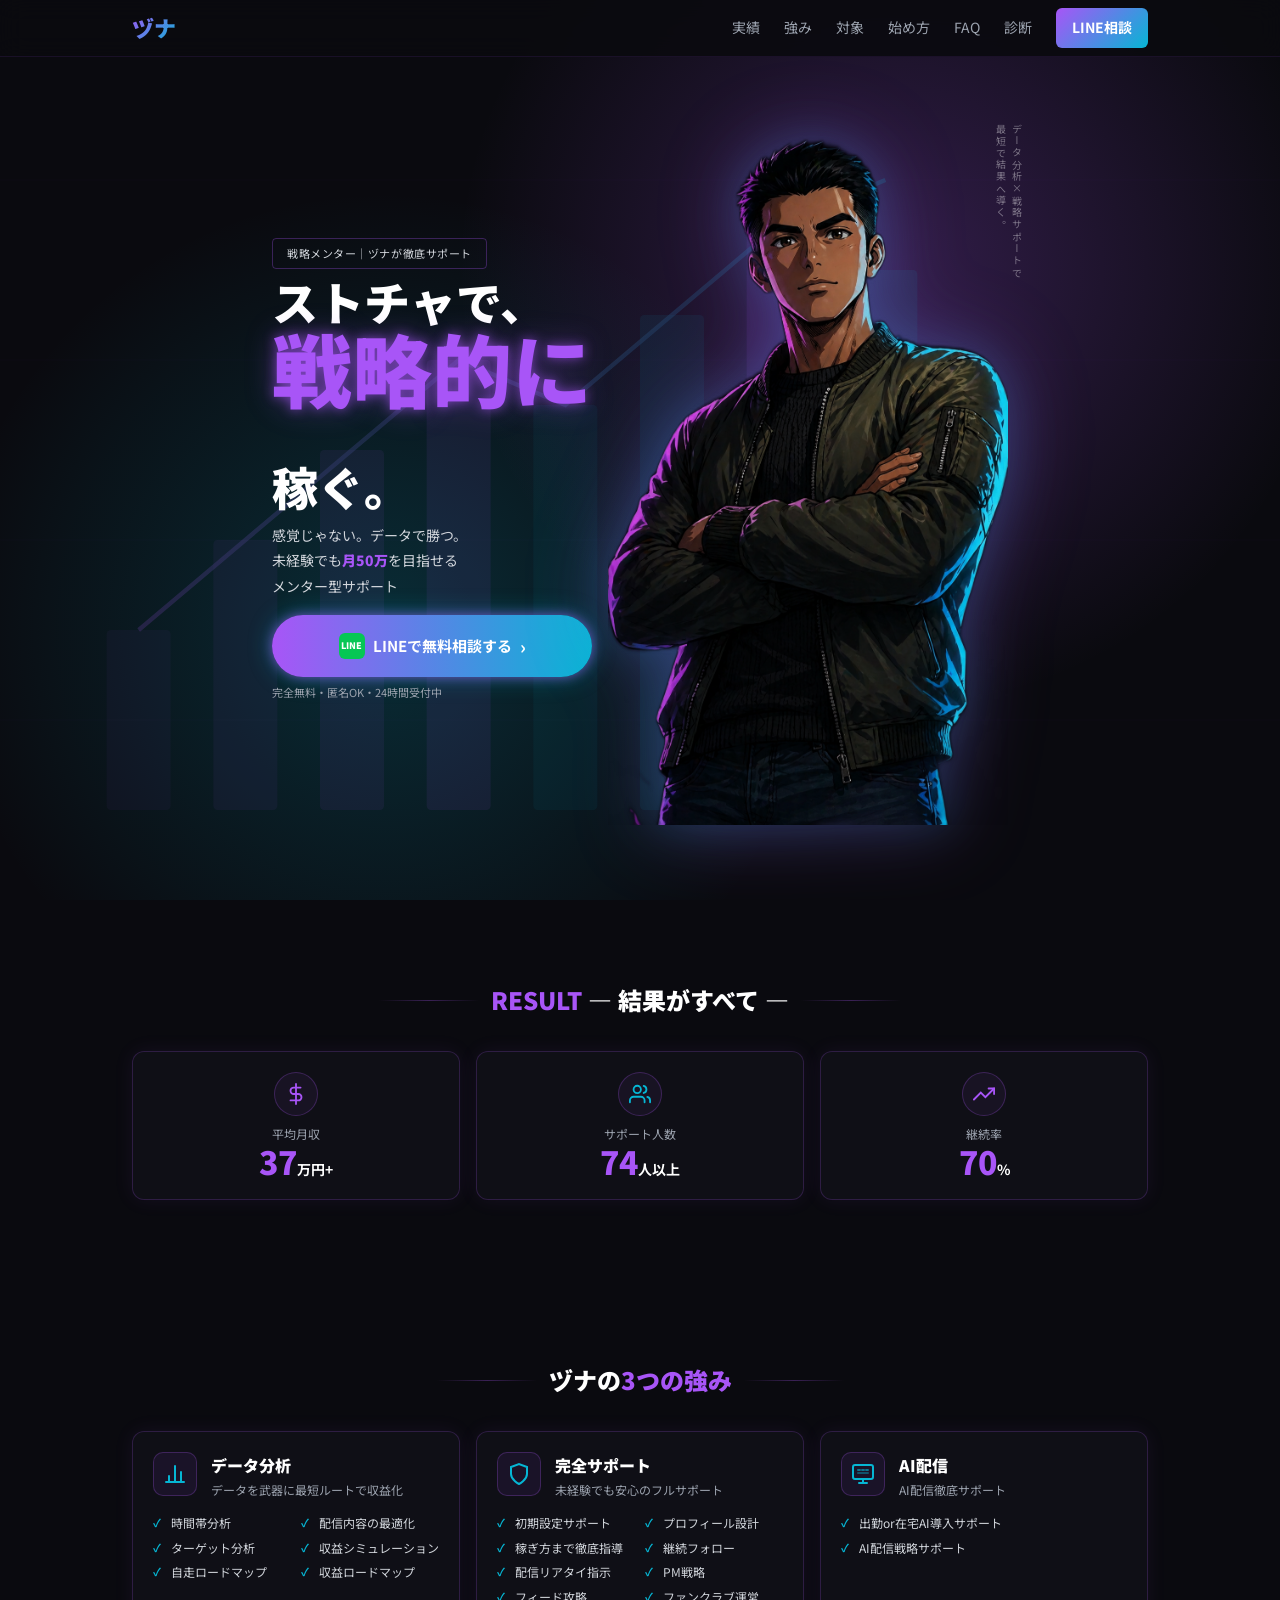
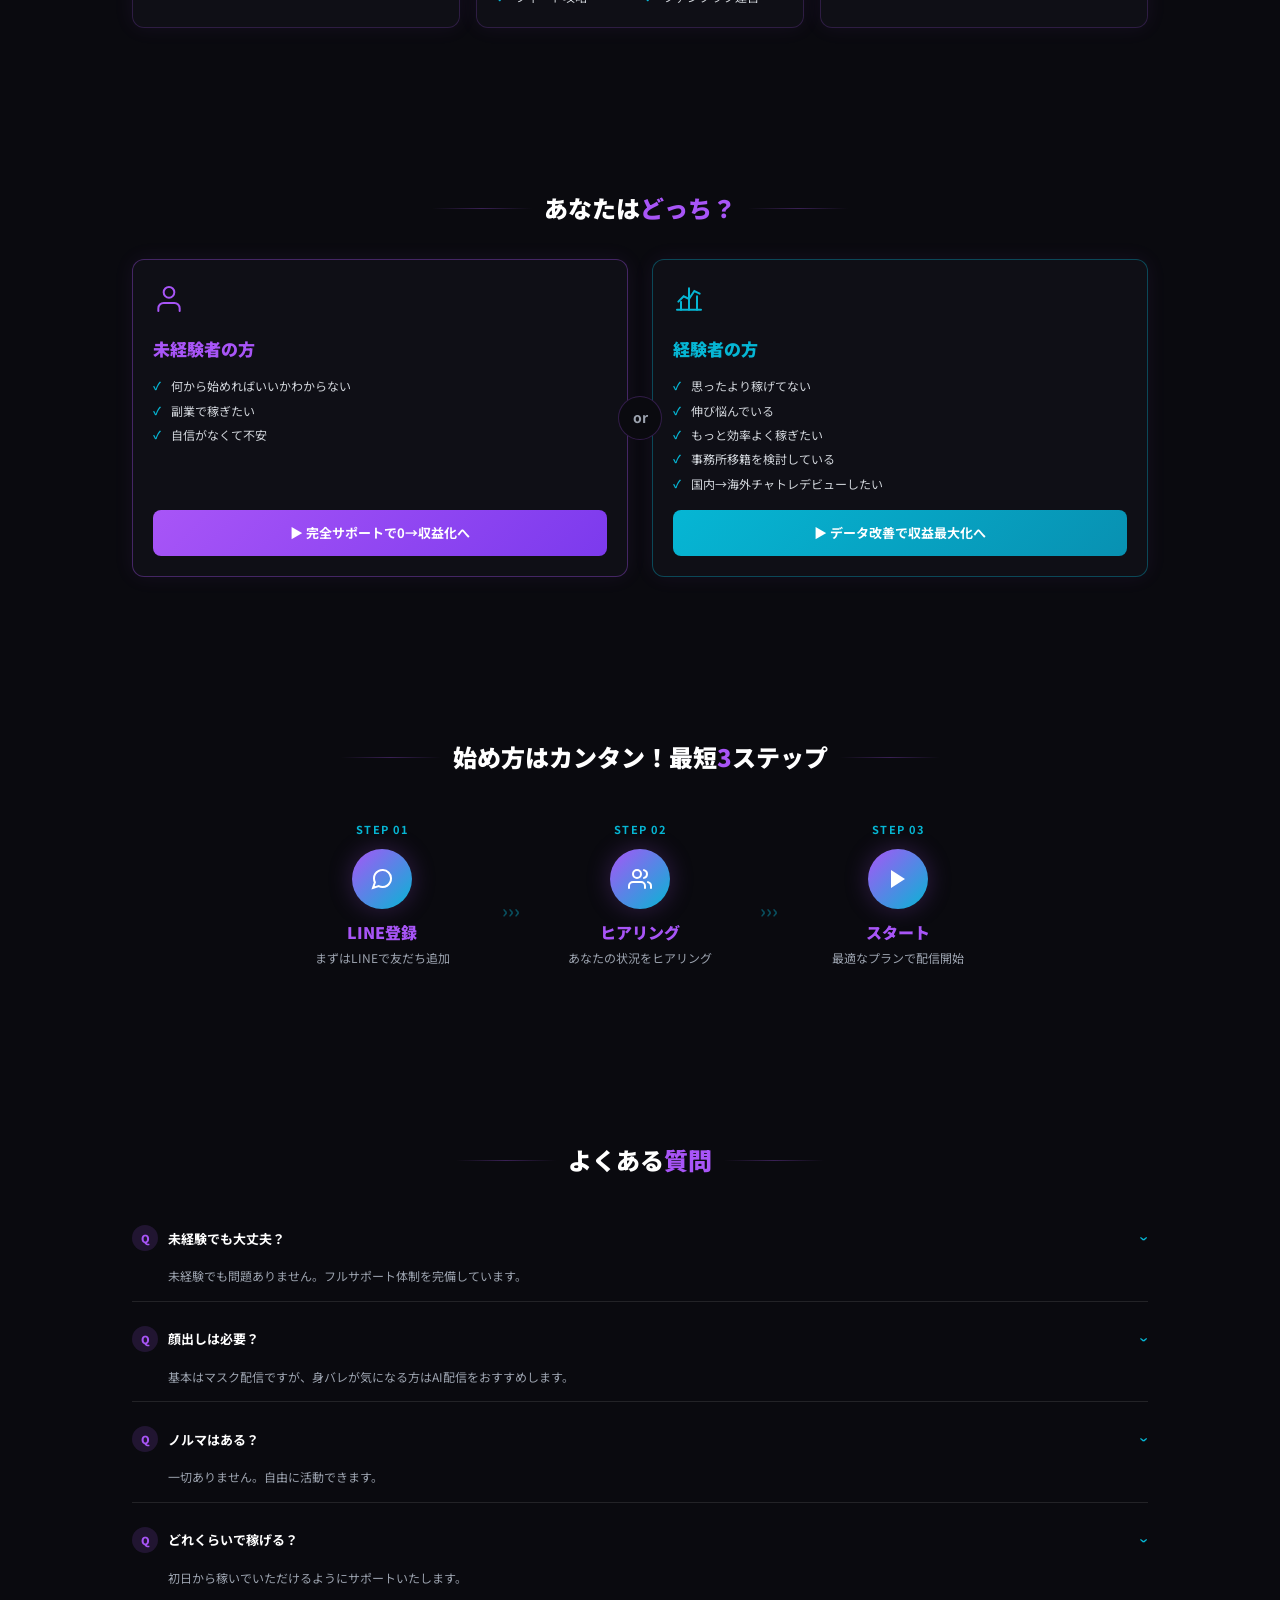
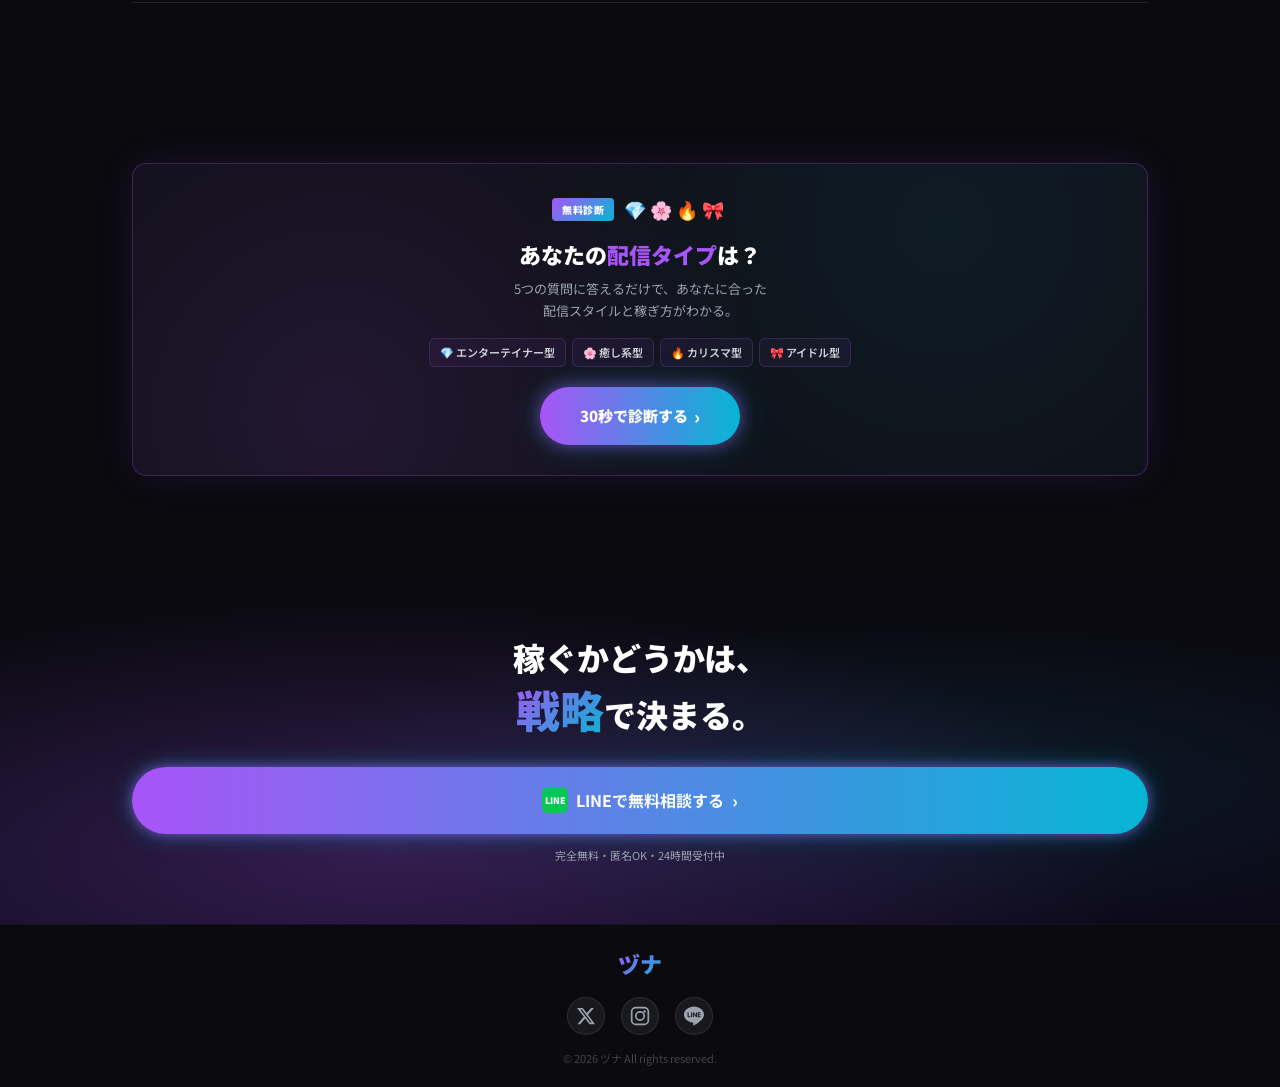
<file: index.html>
<!DOCTYPE html>
<html lang="ja">
<head>
  <meta charset="UTF-8" />
  <meta name="viewport" content="width=device-width, initial-scale=1.0" />
  <title>ヅナ | ストチャで戦略的に稼ぐ</title>
  <meta name="description" content="データ分析×戦略コンサルで、Stripchatキャストの収入を最大化。未経験からでも月50万を目指せるメンター型サポート。" />
  <link rel="icon" href="favicon.ico" sizes="any" />
  <link rel="icon" type="image/png" sizes="32x32" href="favicon-32.png" />
  <link rel="icon" type="image/png" sizes="16x16" href="favicon-16.png" />
  <link rel="apple-touch-icon" href="apple-touch-icon.png" />
  <link rel="preconnect" href="https://fonts.googleapis.com" />
  <link rel="preconnect" href="https://fonts.gstatic.com" crossorigin />
  <link href="https://fonts.googleapis.com/css2?family=Noto+Sans+JP:wght@400;700;900&display=swap" rel="stylesheet" />
  <link rel="stylesheet" href="style.css" />
</head>
<body>

  <!-- ===== HEADER ===== -->
  <header class="header" id="header">
    <div class="container header-inner">
      <a href="#" class="logo">ヅナ</a>
      <button class="menu-toggle" id="menuToggle" aria-label="メニュー">
        <span></span><span></span><span></span>
      </button>
      <nav class="nav" id="nav">
        <a href="#result">実績</a>
        <a href="#strengths">強み</a>
        <a href="#target">対象</a>
        <a href="#steps">始め方</a>
        <a href="#faq">FAQ</a>
        <a href="#shindan">診断</a>
        <a href="line.html" class="nav-cta">LINE相談</a>
      </nav>
    </div>
  </header>

  <!-- ===== 1. HERO ===== -->
  <section class="hero" id="hero">
    <div class="hero-bg-graph">
      <svg viewBox="0 0 600 400" fill="none" preserveAspectRatio="none">
        <line x1="0" y1="80" x2="600" y2="80" stroke="rgba(168,85,247,0.06)" stroke-width="0.5"/>
        <line x1="0" y1="160" x2="600" y2="160" stroke="rgba(168,85,247,0.06)" stroke-width="0.5"/>
        <line x1="0" y1="240" x2="600" y2="240" stroke="rgba(168,85,247,0.06)" stroke-width="0.5"/>
        <line x1="0" y1="320" x2="600" y2="320" stroke="rgba(168,85,247,0.06)" stroke-width="0.5"/>
        <rect x="50" y="280" width="30" height="80" fill="rgba(168,85,247,0.12)" rx="2"/>
        <rect x="100" y="240" width="30" height="120" fill="rgba(168,85,247,0.16)" rx="2"/>
        <rect x="150" y="200" width="30" height="160" fill="rgba(168,85,247,0.2)" rx="2"/>
        <rect x="200" y="160" width="30" height="200" fill="rgba(168,85,247,0.24)" rx="2"/>
        <rect x="250" y="180" width="30" height="180" fill="rgba(6,182,212,0.16)" rx="2"/>
        <rect x="300" y="140" width="30" height="220" fill="rgba(6,182,212,0.2)" rx="2"/>
        <rect x="350" y="100" width="30" height="260" fill="rgba(168,85,247,0.28)" rx="2"/>
        <rect x="400" y="120" width="30" height="240" fill="rgba(6,182,212,0.24)" rx="2"/>
        <polyline points="65,280 115,240 165,200 215,160 265,180 315,140 365,100 415,80" stroke="url(#lg)" stroke-width="2" fill="none" opacity="0.5"/>
        <defs><linearGradient id="lg" x1="0" y1="0" x2="1" y2="0"><stop offset="0%" stop-color="#a855f7"/><stop offset="100%" stop-color="#06b6d4"/></linearGradient></defs>
      </svg>
    </div>
    <div class="hero-bg-effects"></div>
    <div class="container hero-inner">
      <div class="hero-text fade-in">
        <div class="hero-badge">戦略メンター｜ヅナが徹底サポート</div>
        <h1>ストチャで、<br /><span class="hero-big">戦略的に</span><br />稼ぐ。</h1>
        <p class="hero-sub">感覚じゃない。データで勝つ。<br />未経験でも<strong>月50万</strong>を目指せる<br />メンター型サポート</p>
        <a href="line.html" class="btn-cta hero-cta">
          <span class="line-icon-green">LINE</span>
          LINEで無料相談する <span class="arrow">›</span>
        </a>
        <p class="hero-note">完全無料・匿名OK・24時間受付中</p>
      </div>
      <div class="hero-image fade-in">
        <img src="duna-avatar.png" alt="ヅナ" />
        <div class="hero-vertical-text">データ分析×戦略サポートで<br />最短で結果へ導く。</div>
      </div>
    </div>
  </section>

  <!-- ===== 2. RESULT ===== -->
  <section class="section result" id="result">
    <div class="container fade-in">
      <h2 class="section-title-line">
        <span class="line-deco"></span>
        <span><span class="text-purple">RESULT</span> — 結果がすべて —</span>
        <span class="line-deco"></span>
      </h2>
      <div class="stat-grid">
        <div class="stat-card">
          <div class="stat-icon-circle">
            <svg width="22" height="22" viewBox="0 0 24 24" fill="none" stroke="#a855f7" stroke-width="2" stroke-linecap="round"><path d="M12 1v22M17 5H9.5a3.5 3.5 0 0 0 0 7h5a3.5 3.5 0 0 1 0 7H6"/></svg>
          </div>
          <div>
            <div class="stat-label">平均月収</div>
            <div class="stat-value"><span class="count" data-target="50">0</span><span class="stat-unit">万円+</span></div>
          </div>
        </div>
        <div class="stat-card">
          <div class="stat-icon-circle">
            <svg width="22" height="22" viewBox="0 0 24 24" fill="none" stroke="#06b6d4" stroke-width="2" stroke-linecap="round"><path d="M17 21v-2a4 4 0 0 0-4-4H5a4 4 0 0 0-4 4v2"/><circle cx="9" cy="7" r="4"/><path d="M23 21v-2a4 4 0 0 0-3-3.87"/><path d="M16 3.13a4 4 0 0 1 0 7.75"/></svg>
          </div>
          <div>
            <div class="stat-label">サポート人数</div>
            <div class="stat-value"><span class="count" data-target="100">0</span><span class="stat-unit">人以上</span></div>
          </div>
        </div>
        <div class="stat-card">
          <div class="stat-icon-circle">
            <svg width="22" height="22" viewBox="0 0 24 24" fill="none" stroke="#a855f7" stroke-width="2" stroke-linecap="round"><polyline points="23 6 13.5 15.5 8.5 10.5 1 18"/><polyline points="17 6 23 6 23 12"/></svg>
          </div>
          <div>
            <div class="stat-label">継続率</div>
            <div class="stat-value"><span class="count" data-target="95">0</span><span class="stat-unit">%</span></div>
          </div>
        </div>
      </div>
    </div>
  </section>

  <!-- ===== 3. STRENGTHS ===== -->
  <section class="section strengths" id="strengths">
    <div class="container fade-in">
      <h2 class="section-title-line">
        <span class="line-deco"></span>
        <span>ヅナの<span class="text-purple">3つの強み</span></span>
        <span class="line-deco"></span>
      </h2>
      <div class="strength-grid">
        <div class="strength-card">
          <div class="strength-header">
            <div class="strength-icon-box">
              <svg width="24" height="24" viewBox="0 0 24 24" fill="none" stroke="#06b6d4" stroke-width="2" stroke-linecap="round"><line x1="18" y1="20" x2="18" y2="10"/><line x1="12" y1="20" x2="12" y2="4"/><line x1="6" y1="20" x2="6" y2="14"/><line x1="3" y1="20" x2="21" y2="20"/></svg>
            </div>
            <div>
              <h3>データ分析</h3>
              <p class="strength-lead">データを武器に最短ルートで収益化</p>
            </div>
          </div>
          <ul class="check-list">
            <li>時間帯分析</li>
            <li>配信内容の最適化</li>
            <li>ターゲット分析</li>
            <li>収益シミュレーション</li>
            <li>自走ロードマップ</li>
            <li>収益ロードマップ</li>
          </ul>
        </div>
        <div class="strength-card">
          <div class="strength-header">
            <div class="strength-icon-box">
              <svg width="24" height="24" viewBox="0 0 24 24" fill="none" stroke="#06b6d4" stroke-width="2" stroke-linecap="round"><path d="M12 22s8-4 8-10V5l-8-3-8 3v7c0 6 8 10 8 10z"/></svg>
            </div>
            <div>
              <h3>完全サポート</h3>
              <p class="strength-lead">未経験でも安心のフルサポート</p>
            </div>
          </div>
          <ul class="check-list">
            <li>初期設定サポート</li>
            <li>プロフィール設計</li>
            <li>稼ぎ方まで徹底指導</li>
            <li>継続フォロー</li>
            <li>配信リアタイ指示</li>
            <li>PM戦略</li>
            <li>フィード攻略</li>
            <li>ファンクラブ運営</li>
          </ul>
        </div>
        <div class="strength-card">
          <div class="strength-header">
            <div class="strength-icon-box">
              <svg width="24" height="24" viewBox="0 0 24 24" fill="none" stroke="#06b6d4" stroke-width="2" stroke-linecap="round"><rect x="2" y="3" width="20" height="14" rx="2"/><line x1="8" y1="21" x2="16" y2="21"/><line x1="12" y1="17" x2="12" y2="21"/><path d="M7 8h2m2 0h2m2 0h2" opacity="0.6"/><path d="M7 11h10" opacity="0.4"/></svg>
            </div>
            <div>
              <h3>AI配信</h3>
              <p class="strength-lead">AI配信徹底サポート</p>
            </div>
          </div>
          <ul class="check-list check-list-single">
            <li>出勤or在宅AI導入サポート</li>
            <li>AI配信戦略サポート</li>
          </ul>
        </div>
      </div>
    </div>
  </section>

  <!-- ===== 4. TARGET ===== -->
  <section class="section target" id="target">
    <div class="container fade-in">
      <h2 class="section-title-line">
        <span class="line-deco"></span>
        <span>あなたは<span class="text-purple">どっち？</span></span>
        <span class="line-deco"></span>
      </h2>
      <div class="target-grid">
        <div class="target-card target-beginner">
          <div class="target-card-icon">
            <svg width="32" height="32" viewBox="0 0 24 24" fill="none" stroke="#a855f7" stroke-width="1.5" stroke-linecap="round"><path d="M20 21v-2a4 4 0 0 0-4-4H8a4 4 0 0 0-4 4v2"/><circle cx="12" cy="7" r="4"/></svg>
          </div>
          <h3>未経験者の方</h3>
          <ul class="check-list check-list-single">
            <li>何から始めればいいかわからない</li>
            <li>副業で稼ぎたい</li>
            <li>自信がなくて不安</li>
          </ul>
          <a href="line.html" class="btn-target btn-target-purple">▶ 完全サポートで0→収益化へ</a>
        </div>
        <div class="target-or-circle">or</div>
        <div class="target-card target-experienced">
          <div class="target-card-icon">
            <svg width="32" height="32" viewBox="0 0 24 24" fill="none" stroke="#06b6d4" stroke-width="1.5" stroke-linecap="round"><line x1="18" y1="20" x2="18" y2="10"/><line x1="12" y1="20" x2="12" y2="4"/><line x1="6" y1="20" x2="6" y2="14"/><line x1="3" y1="20" x2="21" y2="20"/><polyline points="4 14 8 10 12 12 16 6 20 8" stroke-width="1.5"/></svg>
          </div>
          <h3>経験者の方</h3>
          <ul class="check-list check-list-single">
            <li>思ったより稼げてない</li>
            <li>伸び悩んでいる</li>
            <li>もっと効率よく稼ぎたい</li>
            <li>事務所移籍を検討している</li>
            <li>国内→海外チャトレデビューしたい</li>
          </ul>
          <a href="line.html" class="btn-target btn-target-cyan">▶ データ改善で収益最大化へ</a>
        </div>
      </div>
    </div>
  </section>

  <!-- ===== 5. STEPS ===== -->
  <section class="section steps" id="steps">
    <div class="container fade-in">
      <h2 class="section-title-line">
        <span class="line-deco"></span>
        <span>始め方はカンタン！最短<span class="text-purple">3</span>ステップ</span>
        <span class="line-deco"></span>
      </h2>
      <div class="step-grid">
        <div class="step-item">
          <div class="step-label">STEP 01</div>
          <div class="step-circle">
            <svg width="24" height="24" viewBox="0 0 24 24" fill="none" stroke="#fff" stroke-width="2" stroke-linecap="round"><path d="M21 11.5a8.38 8.38 0 0 1-.9 3.8 8.5 8.5 0 0 1-7.6 4.7 8.38 8.38 0 0 1-3.8-.9L3 21l1.9-5.7a8.38 8.38 0 0 1-.9-3.8 8.5 8.5 0 0 1 4.7-7.6 8.38 8.38 0 0 1 3.8-.9h.5a8.48 8.48 0 0 1 8 8v.5z"/></svg>
          </div>
          <h3>LINE登録</h3>
          <p>まずはLINEで友だち追加</p>
        </div>
        <div class="step-arrow-wrap"><span class="step-arrows">›››</span></div>
        <div class="step-item">
          <div class="step-label">STEP 02</div>
          <div class="step-circle">
            <svg width="24" height="24" viewBox="0 0 24 24" fill="none" stroke="#fff" stroke-width="2" stroke-linecap="round"><path d="M17 21v-2a4 4 0 0 0-4-4H5a4 4 0 0 0-4 4v2"/><circle cx="9" cy="7" r="4"/><path d="M23 21v-2a4 4 0 0 0-3-3.87"/><path d="M16 3.13a4 4 0 0 1 0 7.75"/></svg>
          </div>
          <h3>ヒアリング</h3>
          <p>あなたの状況をヒアリング</p>
        </div>
        <div class="step-arrow-wrap"><span class="step-arrows">›››</span></div>
        <div class="step-item">
          <div class="step-label">STEP 03</div>
          <div class="step-circle">
            <svg width="24" height="24" viewBox="0 0 24 24" fill="#fff" stroke="none"><polygon points="5,3 19,12 5,21"/></svg>
          </div>
          <h3>スタート</h3>
          <p>最適なプランで配信開始</p>
        </div>
      </div>
    </div>
  </section>

  <!-- ===== 6. FAQ ===== -->
  <section class="section faq" id="faq">
    <div class="container fade-in">
      <h2 class="section-title-line">
        <span class="line-deco"></span>
        <span>よくある<span class="text-purple">質問</span></span>
        <span class="line-deco"></span>
      </h2>
      <div class="faq-list">
        <div class="faq-item open">
          <button class="faq-q"><span class="faq-badge">Q</span><span class="faq-text">未経験でも大丈夫？</span><span class="faq-toggle">›</span></button>
          <div class="faq-a"><p>未経験でも問題ありません。フルサポート体制を完備しています。</p></div>
        </div>
        <div class="faq-item open">
          <button class="faq-q"><span class="faq-badge">Q</span><span class="faq-text">顔出しは必要？</span><span class="faq-toggle">›</span></button>
          <div class="faq-a"><p>基本はマスク配信ですが、身バレが気になる方はAI配信をおすすめします。</p></div>
        </div>
        <div class="faq-item open">
          <button class="faq-q"><span class="faq-badge">Q</span><span class="faq-text">ノルマはある？</span><span class="faq-toggle">›</span></button>
          <div class="faq-a"><p>一切ありません。自由に活動できます。</p></div>
        </div>
        <div class="faq-item open">
          <button class="faq-q"><span class="faq-badge">Q</span><span class="faq-text">どれくらいで稼げる？</span><span class="faq-toggle">›</span></button>
          <div class="faq-a"><p>初日から稼いでいただけるようにサポートいたします。</p></div>
        </div>
      </div>
    </div>
  </section>

  <!-- ===== 7. SHINDAN BANNER ===== -->
  <section class="section shindan-banner" id="shindan">
    <div class="container fade-in">
      <div class="shindan-banner-card">
        <div class="shindan-banner-top">
          <span class="shindan-banner-badge">無料診断</span>
          <div class="shindan-banner-types">💎🌸🔥🎀</div>
        </div>
        <h2 class="shindan-banner-heading">あなたの<span class="text-purple">配信タイプ</span>は？</h2>
        <p class="shindan-banner-desc">5つの質問に答えるだけで、あなたに合った<br />配信スタイルと稼ぎ方がわかる。</p>
        <div class="shindan-banner-type-list">
          <span>💎 エンターテイナー型</span>
          <span>🌸 癒し系型</span>
          <span>🔥 カリスマ型</span>
          <span>🎀 アイドル型</span>
        </div>
        <a href="https://duna-stripchat-shindan.vercel.app" target="_blank" rel="noopener" class="shindan-banner-btn">
          30秒で診断する <span class="arrow">›</span>
        </a>
      </div>
    </div>
  </section>

  <!-- ===== 8. FINAL CTA ===== -->
  <section class="final-cta" id="final-cta">
    <div class="final-cta-bg"></div>
    <div class="container fade-in final-cta-inner">
      <h2 class="final-heading">稼ぐかどうかは、<br /><span class="final-bold">戦略</span>で決まる。</h2>
      <a href="line.html" class="btn-cta btn-cta-large">
        <span class="line-icon-green">LINE</span>
        LINEで無料相談する <span class="arrow">›</span>
      </a>
      <p class="final-note">完全無料・匿名OK・24時間受付中</p>
    </div>
  </section>

  <!-- ===== FOOTER ===== -->
  <footer class="footer">
    <div class="container footer-inner">
      <div class="logo">ヅナ</div>
      <div class="footer-sns">
        <a href="https://x.com/S84nti98mnA18" target="_blank" rel="noopener" class="footer-sns-link" aria-label="X (Twitter)">
          <svg width="20" height="20" viewBox="0 0 24 24" fill="currentColor"><path d="M18.244 2.25h3.308l-7.227 8.26 8.502 11.24H16.17l-5.214-6.817L4.99 21.75H1.68l7.73-8.835L1.254 2.25H8.08l4.713 6.231zm-1.161 17.52h1.833L7.084 4.126H5.117z"/></svg>
        </a>
        <a href="https://www.instagram.com/s84nti98mna182?igsh=YjluY3ExMmJwd2ty&utm_source=qr" target="_blank" rel="noopener" class="footer-sns-link" aria-label="Instagram">
          <svg width="20" height="20" viewBox="0 0 24 24" fill="none" stroke="currentColor" stroke-width="2" stroke-linecap="round" stroke-linejoin="round"><rect x="2" y="2" width="20" height="20" rx="5"/><circle cx="12" cy="12" r="5"/><circle cx="17.5" cy="6.5" r="1.5" fill="currentColor" stroke="none"/></svg>
        </a>
        <a href="line.html" class="footer-sns-link" aria-label="LINE">
          <svg width="20" height="20" viewBox="0 0 24 24" fill="currentColor"><path d="M19.365 9.863c.349 0 .63.285.63.631 0 .345-.281.63-.63.63H17.61v1.125h1.755c.349 0 .63.283.63.63 0 .344-.281.629-.63.629h-2.386c-.345 0-.627-.285-.627-.629V8.108c0-.345.282-.63.627-.63h2.386c.349 0 .63.285.63.63 0 .349-.281.63-.63.63H17.61v1.125h1.755zm-3.855 3.016c0 .27-.174.51-.432.596-.064.021-.133.031-.199.031-.211 0-.391-.09-.51-.25l-2.443-3.317v2.94c0 .344-.279.629-.631.629-.346 0-.626-.285-.626-.629V8.108c0-.271.173-.51.43-.595.06-.023.136-.033.194-.033.195 0 .375.104.495.254l2.462 3.33V8.108c0-.345.282-.63.63-.63.345 0 .63.285.63.63v4.771zm-5.741 0c0 .344-.282.629-.631.629-.345 0-.627-.285-.627-.629V8.108c0-.345.282-.63.627-.63.349 0 .631.285.631.63v4.771zm-2.466.629H4.917c-.345 0-.63-.285-.63-.629V8.108c0-.345.285-.63.63-.63.348 0 .63.285.63.63v4.141h1.756c.348 0 .629.283.629.63 0 .344-.281.629-.629.629M24 10.314C24 4.943 18.615.572 12 .572S0 4.943 0 10.314c0 4.811 4.27 8.842 10.035 9.608.391.082.923.258 1.058.59.12.301.079.766.038 1.08l-.164 1.02c-.045.301-.24 1.186 1.049.645 1.291-.539 6.916-4.078 9.436-6.975C23.176 14.393 24 12.458 24 10.314"/></svg>
        </a>
      </div>
      <p>&copy; 2026 ヅナ All rights reserved.</p>
    </div>
  </footer>

  <!-- ===== STICKY CTA (Mobile) ===== -->
  <div class="sticky-cta" id="stickyCta">
    <a href="line.html" class="btn-cta sticky-btn">
      <span class="line-icon-green">LINE</span>
      LINEで無料相談する <span class="arrow">›</span>
    </a>
  </div>

  <script src="script.js"></script>
</body>
</html>
</file>
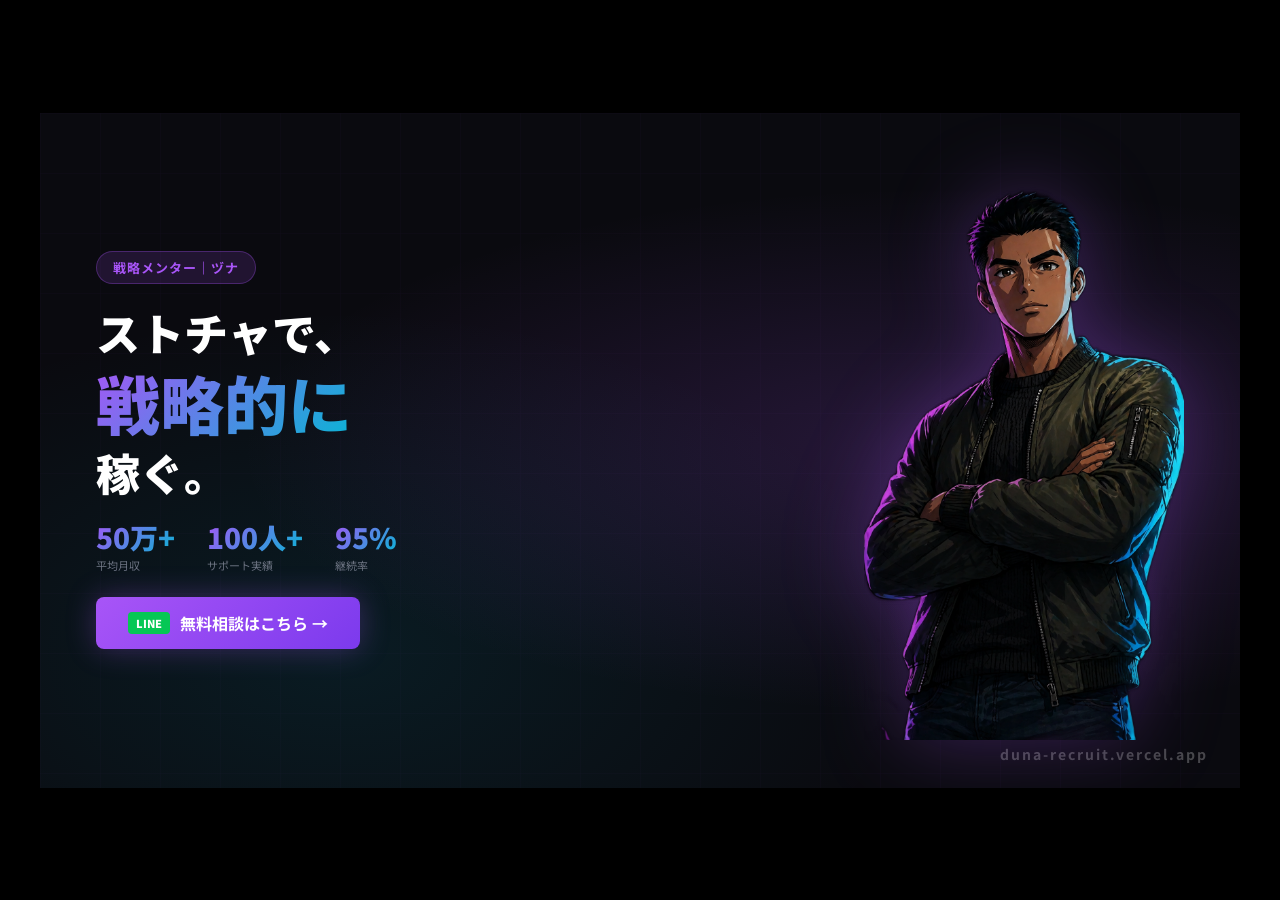
<file: sns-posts/01-recruit-x.html>
<!DOCTYPE html>
<html lang="ja">
<head>
<meta charset="UTF-8">
<title>ヅナ X投稿画像 - キャスト募集</title>
<link href="https://fonts.googleapis.com/css2?family=Noto+Sans+JP:wght@400;700;900&display=swap" rel="stylesheet">
<style>
* { margin: 0; padding: 0; box-sizing: border-box; }
body { background: #000; display: flex; justify-content: center; align-items: center; min-height: 100vh; }
.card {
  width: 1200px; height: 675px;
  background: #0a0a0f;
  position: relative; overflow: hidden;
  font-family: 'Noto Sans JP', sans-serif;
  color: #fff;
}
/* 背景エフェクト */
.card::before {
  content: ''; position: absolute; inset: 0;
  background:
    radial-gradient(ellipse at 75% 50%, rgba(168,85,247,0.18) 0%, transparent 55%),
    radial-gradient(ellipse at 25% 80%, rgba(6,182,212,0.1) 0%, transparent 45%);
}
/* グリッド線 */
.grid {
  position: absolute; inset: 0; opacity: 0.04;
  background-image:
    linear-gradient(rgba(168,85,247,0.5) 1px, transparent 1px),
    linear-gradient(90deg, rgba(168,85,247,0.5) 1px, transparent 1px);
  background-size: 60px 60px;
}
/* コンテンツ */
.content {
  position: relative; z-index: 2;
  display: flex; height: 100%; padding: 48px 56px;
  align-items: center; gap: 40px;
}
.text-area { flex: 1; }
.badge {
  display: inline-block;
  background: rgba(168,85,247,0.15);
  border: 1px solid rgba(168,85,247,0.3);
  color: #a855f7;
  font-size: 13px; font-weight: 700;
  padding: 6px 16px; border-radius: 20px;
  margin-bottom: 20px;
  letter-spacing: 1px;
}
h1 {
  font-size: 44px; font-weight: 900;
  line-height: 1.3; margin-bottom: 16px;
}
h1 .big {
  font-size: 64px;
  background: linear-gradient(135deg, #a855f7, #06b6d4);
  -webkit-background-clip: text;
  -webkit-text-fill-color: transparent;
}
.sub {
  font-size: 16px; color: #9ca3af;
  line-height: 1.8; margin-bottom: 28px;
}
.sub strong { color: #06b6d4; }
.cta-box {
  display: inline-flex; align-items: center; gap: 10px;
  background: linear-gradient(135deg, #a855f7, #7c3aed);
  padding: 14px 32px; border-radius: 8px;
  font-size: 16px; font-weight: 700;
  box-shadow: 0 0 30px rgba(168,85,247,0.3);
}
.cta-box .line-badge {
  background: #06C755; color: #fff;
  font-size: 11px; font-weight: 900;
  padding: 3px 8px; border-radius: 4px;
}
.avatar-area {
  width: 320px; height: 100%;
  display: flex; align-items: flex-end;
  position: relative;
}
.avatar-area img {
  width: 100%; height: auto;
  filter: drop-shadow(0 0 40px rgba(168,85,247,0.3));
}
/* アバター後ろのグロー */
.avatar-glow {
  position: absolute; bottom: 0; left: 50%; transform: translateX(-50%);
  width: 280px; height: 280px;
  background: radial-gradient(circle, rgba(168,85,247,0.2) 0%, transparent 70%);
  border-radius: 50%;
}
/* 右下ロゴ */
.logo {
  position: absolute; bottom: 24px; right: 32px;
  font-size: 14px; font-weight: 700;
  color: rgba(255,255,255,0.25);
  letter-spacing: 2px;
}
/* ステータスバー */
.stats {
  display: flex; gap: 32px; margin-bottom: 24px;
}
.stat-item .num {
  font-size: 28px; font-weight: 900;
  background: linear-gradient(135deg, #a855f7, #06b6d4);
  -webkit-background-clip: text;
  -webkit-text-fill-color: transparent;
}
.stat-item .label {
  font-size: 11px; color: #6b7280;
}
</style>
</head>
<body>
<div class="card">
  <div class="grid"></div>
  <div class="content">
    <div class="text-area">
      <div class="badge">戦略メンター｜ヅナ</div>
      <h1>ストチャで、<br><span class="big">戦略的に</span><br>稼ぐ。</h1>
      <div class="stats">
        <div class="stat-item"><div class="num">50万+</div><div class="label">平均月収</div></div>
        <div class="stat-item"><div class="num">100人+</div><div class="label">サポート実績</div></div>
        <div class="stat-item"><div class="num">95%</div><div class="label">継続率</div></div>
      </div>
      <div class="cta-box">
        <span class="line-badge">LINE</span>
        無料相談はこちら →
      </div>
    </div>
    <div class="avatar-area">
      <div class="avatar-glow"></div>
      <img src="../duna-avatar.png" alt="ヅナ">
    </div>
  </div>
  <div class="logo">duna-recruit.vercel.app</div>
</div>
</body>
</html>
</file>
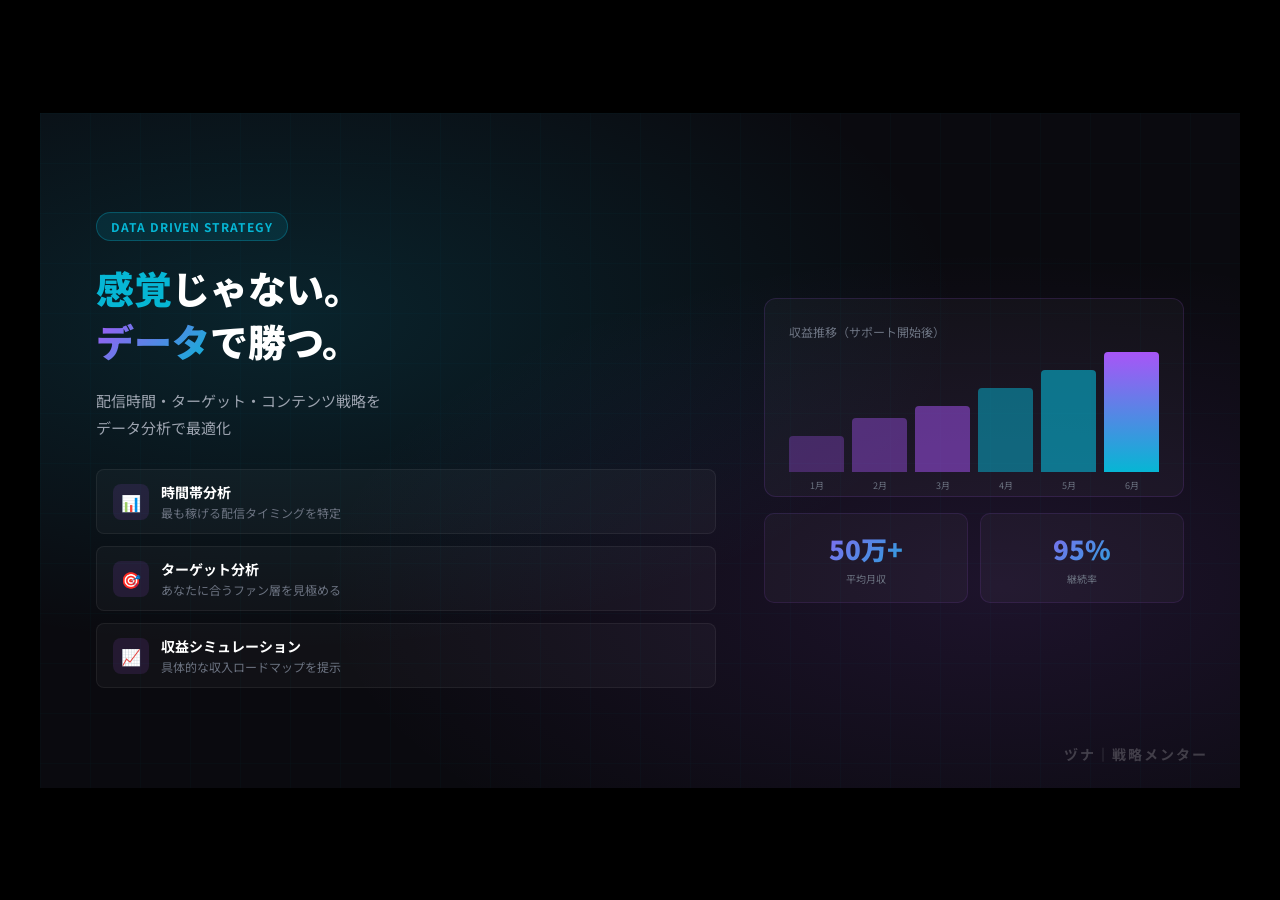
<file: sns-posts/02-data-x.html>
<!DOCTYPE html>
<html lang="ja">
<head>
<meta charset="UTF-8">
<title>ヅナ X投稿画像 - データ戦略</title>
<link href="https://fonts.googleapis.com/css2?family=Noto+Sans+JP:wght@400;700;900&display=swap" rel="stylesheet">
<style>
* { margin: 0; padding: 0; box-sizing: border-box; }
body { background: #000; display: flex; justify-content: center; align-items: center; min-height: 100vh; }
.card {
  width: 1200px; height: 675px;
  background: #0a0a0f;
  position: relative; overflow: hidden;
  font-family: 'Noto Sans JP', sans-serif;
  color: #fff;
}
.card::before {
  content: ''; position: absolute; inset: 0;
  background:
    radial-gradient(ellipse at 20% 30%, rgba(6,182,212,0.15) 0%, transparent 50%),
    radial-gradient(ellipse at 80% 70%, rgba(168,85,247,0.12) 0%, transparent 50%);
}
.grid {
  position: absolute; inset: 0; opacity: 0.06;
  background-image:
    linear-gradient(rgba(6,182,212,0.4) 1px, transparent 1px),
    linear-gradient(90deg, rgba(6,182,212,0.4) 1px, transparent 1px);
  background-size: 50px 50px;
}
.content {
  position: relative; z-index: 2;
  display: flex; height: 100%; padding: 48px 56px;
  align-items: center; gap: 48px;
}
.left { flex: 1; }
.badge {
  display: inline-block;
  background: rgba(6,182,212,0.12);
  border: 1px solid rgba(6,182,212,0.3);
  color: #06b6d4; font-size: 12px; font-weight: 700;
  padding: 5px 14px; border-radius: 20px;
  margin-bottom: 20px; letter-spacing: 1px;
}
h1 { font-size: 38px; font-weight: 900; line-height: 1.4; margin-bottom: 20px; }
h1 .accent {
  color: #06b6d4;
}
h1 .purple {
  background: linear-gradient(135deg, #a855f7, #06b6d4);
  -webkit-background-clip: text;
  -webkit-text-fill-color: transparent;
}
.desc { font-size: 15px; color: #9ca3af; line-height: 1.8; margin-bottom: 28px; }
.features {
  display: flex; flex-direction: column; gap: 12px;
}
.feature {
  display: flex; align-items: center; gap: 12px;
  background: rgba(255,255,255,0.03);
  border: 1px solid rgba(255,255,255,0.06);
  border-radius: 8px; padding: 12px 16px;
}
.feature-icon {
  width: 36px; height: 36px;
  background: rgba(168,85,247,0.12);
  border-radius: 8px;
  display: flex; align-items: center; justify-content: center;
  color: #a855f7; font-size: 16px; flex-shrink: 0;
}
.feature-text { font-size: 14px; font-weight: 700; }
.feature-text span { color: #6b7280; font-weight: 400; font-size: 12px; display: block; margin-top: 2px; }
/* 右側：チャート風ビジュアル */
.right {
  width: 420px; height: 100%;
  display: flex; flex-direction: column;
  justify-content: center; align-items: center;
  gap: 16px;
}
.chart-card {
  width: 100%; background: rgba(255,255,255,0.03);
  border: 1px solid rgba(168,85,247,0.15);
  border-radius: 12px; padding: 24px;
}
.chart-title { font-size: 12px; color: #6b7280; margin-bottom: 12px; }
.bars { display: flex; align-items: flex-end; gap: 8px; height: 120px; }
.bar {
  flex: 1; border-radius: 4px 4px 0 0;
  position: relative;
}
.bar::after {
  content: attr(data-label);
  position: absolute; bottom: -20px; left: 50%;
  transform: translateX(-50%);
  font-size: 9px; color: #6b7280; white-space: nowrap;
}
.bar:nth-child(1) { height: 30%; background: rgba(168,85,247,0.3); }
.bar:nth-child(2) { height: 45%; background: rgba(168,85,247,0.4); }
.bar:nth-child(3) { height: 55%; background: rgba(168,85,247,0.5); }
.bar:nth-child(4) { height: 70%; background: rgba(6,182,212,0.5); }
.bar:nth-child(5) { height: 85%; background: rgba(6,182,212,0.6); }
.bar:nth-child(6) { height: 100%; background: linear-gradient(180deg, #a855f7, #06b6d4); }
/* 数値カード */
.num-row { display: flex; gap: 12px; width: 100%; }
.num-card {
  flex: 1; background: rgba(255,255,255,0.03);
  border: 1px solid rgba(168,85,247,0.12);
  border-radius: 10px; padding: 16px; text-align: center;
}
.num-card .value {
  font-size: 26px; font-weight: 900;
  background: linear-gradient(135deg, #a855f7, #06b6d4);
  -webkit-background-clip: text;
  -webkit-text-fill-color: transparent;
}
.num-card .label { font-size: 10px; color: #6b7280; margin-top: 4px; }
.logo {
  position: absolute; bottom: 24px; right: 32px;
  font-size: 14px; font-weight: 700;
  color: rgba(255,255,255,0.2); letter-spacing: 2px;
}
</style>
</head>
<body>
<div class="card">
  <div class="grid"></div>
  <div class="content">
    <div class="left">
      <div class="badge">DATA DRIVEN STRATEGY</div>
      <h1><span class="accent">感覚</span>じゃない。<br><span class="purple">データ</span>で勝つ。</h1>
      <div class="desc">配信時間・ターゲット・コンテンツ戦略を<br>データ分析で最適化</div>
      <div class="features">
        <div class="feature">
          <div class="feature-icon">📊</div>
          <div class="feature-text">時間帯分析<span>最も稼げる配信タイミングを特定</span></div>
        </div>
        <div class="feature">
          <div class="feature-icon">🎯</div>
          <div class="feature-text">ターゲット分析<span>あなたに合うファン層を見極める</span></div>
        </div>
        <div class="feature">
          <div class="feature-icon">📈</div>
          <div class="feature-text">収益シミュレーション<span>具体的な収入ロードマップを提示</span></div>
        </div>
      </div>
    </div>
    <div class="right">
      <div class="chart-card">
        <div class="chart-title">収益推移（サポート開始後）</div>
        <div class="bars">
          <div class="bar" data-label="1月"></div>
          <div class="bar" data-label="2月"></div>
          <div class="bar" data-label="3月"></div>
          <div class="bar" data-label="4月"></div>
          <div class="bar" data-label="5月"></div>
          <div class="bar" data-label="6月"></div>
        </div>
      </div>
      <div class="num-row">
        <div class="num-card">
          <div class="value">50万+</div>
          <div class="label">平均月収</div>
        </div>
        <div class="num-card">
          <div class="value">95%</div>
          <div class="label">継続率</div>
        </div>
      </div>
    </div>
  </div>
  <div class="logo">ヅナ｜戦略メンター</div>
</div>
</body>
</html>
</file>
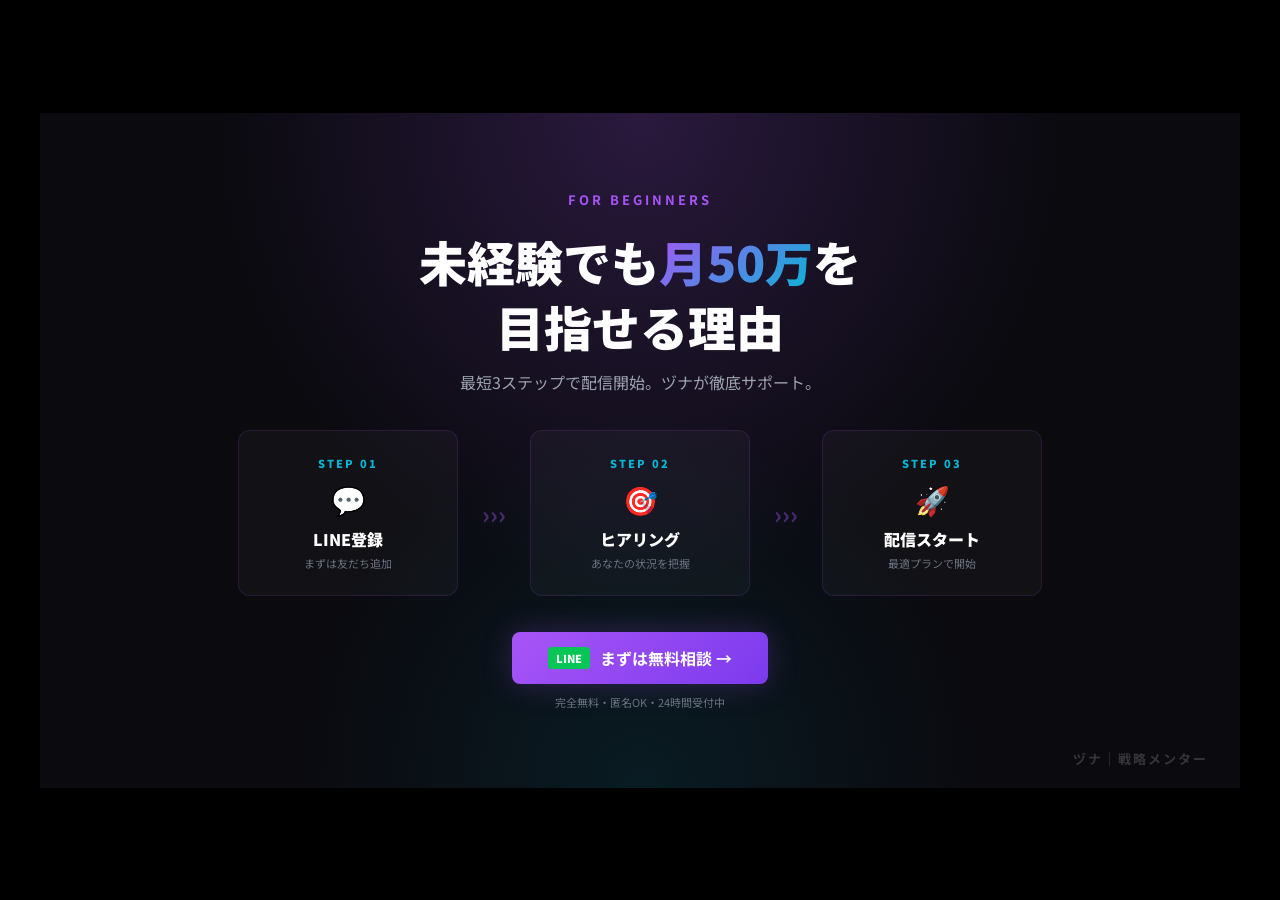
<file: sns-posts/03-beginner-x.html>
<!DOCTYPE html>
<html lang="ja">
<head>
<meta charset="UTF-8">
<title>ヅナ X投稿画像 - 未経験者向け</title>
<link href="https://fonts.googleapis.com/css2?family=Noto+Sans+JP:wght@400;700;900&display=swap" rel="stylesheet">
<style>
* { margin: 0; padding: 0; box-sizing: border-box; }
body { background: #000; display: flex; justify-content: center; align-items: center; min-height: 100vh; }
.card {
  width: 1200px; height: 675px;
  background: #0a0a0f;
  position: relative; overflow: hidden;
  font-family: 'Noto Sans JP', sans-serif;
  color: #fff;
}
.card::before {
  content: ''; position: absolute; inset: 0;
  background:
    radial-gradient(ellipse at 50% 0%, rgba(168,85,247,0.2) 0%, transparent 50%),
    radial-gradient(ellipse at 50% 100%, rgba(6,182,212,0.1) 0%, transparent 40%);
}
.content {
  position: relative; z-index: 2;
  height: 100%; padding: 48px 64px;
  display: flex; flex-direction: column;
  justify-content: center; align-items: center;
  text-align: center;
}
.top-label {
  font-size: 13px; color: #a855f7; font-weight: 700;
  letter-spacing: 3px; margin-bottom: 20px;
}
h1 { font-size: 48px; font-weight: 900; line-height: 1.35; margin-bottom: 12px; }
h1 .grad {
  background: linear-gradient(135deg, #a855f7, #06b6d4);
  -webkit-background-clip: text;
  -webkit-text-fill-color: transparent;
}
.sub { font-size: 16px; color: #9ca3af; margin-bottom: 36px; }
/* 3ステップ */
.steps {
  display: flex; gap: 24px; margin-bottom: 36px;
}
.step {
  background: rgba(255,255,255,0.03);
  border: 1px solid rgba(168,85,247,0.15);
  border-radius: 12px; padding: 24px 28px;
  width: 220px; text-align: center;
}
.step-num {
  font-size: 11px; font-weight: 900; color: #06b6d4;
  letter-spacing: 2px; margin-bottom: 8px;
}
.step-icon {
  font-size: 28px; margin-bottom: 8px;
}
.step-title {
  font-size: 16px; font-weight: 900; margin-bottom: 4px;
}
.step-desc {
  font-size: 11px; color: #6b7280;
}
.arrow-sep {
  display: flex; align-items: center;
  color: #a855f7; font-size: 24px; font-weight: 700;
  opacity: 0.4;
}
.cta {
  display: inline-flex; align-items: center; gap: 10px;
  background: linear-gradient(135deg, #a855f7, #7c3aed);
  padding: 14px 36px; border-radius: 8px;
  font-size: 16px; font-weight: 700;
  box-shadow: 0 0 30px rgba(168,85,247,0.25);
}
.cta .line-badge {
  background: #06C755; color: #fff;
  font-size: 11px; font-weight: 900;
  padding: 3px 8px; border-radius: 4px;
}
.note { font-size: 11px; color: #6b7280; margin-top: 10px; }
.logo {
  position: absolute; bottom: 20px; right: 32px;
  font-size: 13px; font-weight: 700;
  color: rgba(255,255,255,0.18); letter-spacing: 2px;
}
</style>
</head>
<body>
<div class="card">
  <div class="content">
    <div class="top-label">FOR BEGINNERS</div>
    <h1>未経験でも<span class="grad">月50万</span>を<br>目指せる理由</h1>
    <div class="sub">最短3ステップで配信開始。ヅナが徹底サポート。</div>
    <div class="steps">
      <div class="step">
        <div class="step-num">STEP 01</div>
        <div class="step-icon">💬</div>
        <div class="step-title">LINE登録</div>
        <div class="step-desc">まずは友だち追加</div>
      </div>
      <div class="arrow-sep">›››</div>
      <div class="step">
        <div class="step-num">STEP 02</div>
        <div class="step-icon">🎯</div>
        <div class="step-title">ヒアリング</div>
        <div class="step-desc">あなたの状況を把握</div>
      </div>
      <div class="arrow-sep">›››</div>
      <div class="step">
        <div class="step-num">STEP 03</div>
        <div class="step-icon">🚀</div>
        <div class="step-title">配信スタート</div>
        <div class="step-desc">最適プランで開始</div>
      </div>
    </div>
    <div class="cta">
      <span class="line-badge">LINE</span>
      まずは無料相談 →
    </div>
    <div class="note">完全無料・匿名OK・24時間受付中</div>
  </div>
  <div class="logo">ヅナ｜戦略メンター</div>
</div>
</body>
</html>
</file>
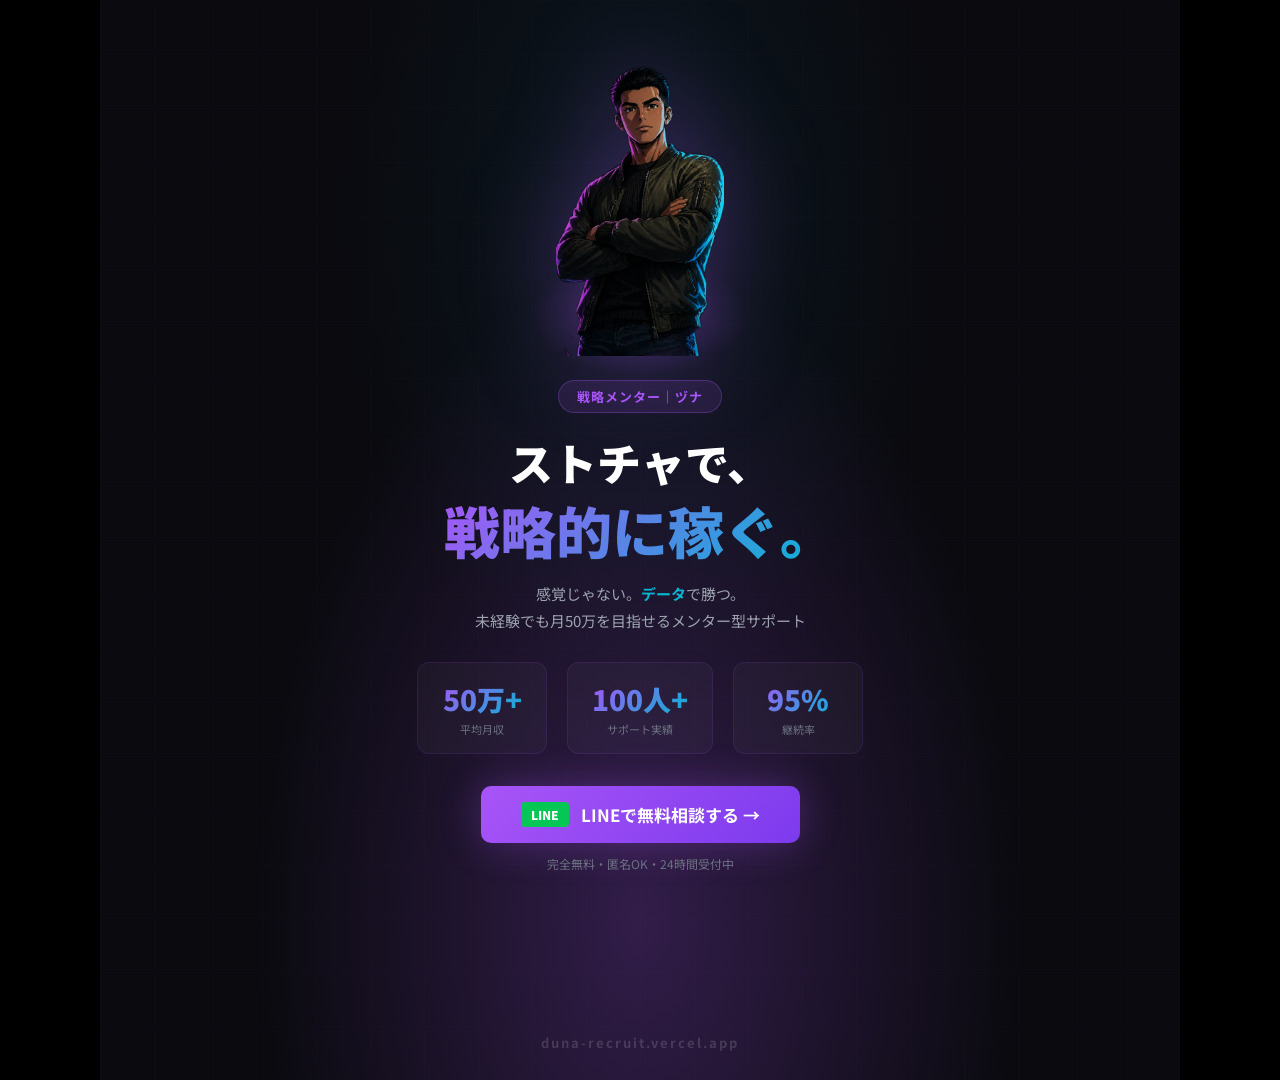
<file: sns-posts/04-recruit-ig.html>
<!DOCTYPE html>
<html lang="ja">
<head>
<meta charset="UTF-8">
<title>ヅナ Instagram投稿画像 - メイン</title>
<link href="https://fonts.googleapis.com/css2?family=Noto+Sans+JP:wght@400;700;900&display=swap" rel="stylesheet">
<style>
* { margin: 0; padding: 0; box-sizing: border-box; }
body { background: #000; display: flex; justify-content: center; align-items: center; min-height: 100vh; }
.card {
  width: 1080px; height: 1080px;
  background: #0a0a0f;
  position: relative; overflow: hidden;
  font-family: 'Noto Sans JP', sans-serif;
  color: #fff;
}
.card::before {
  content: ''; position: absolute; inset: 0;
  background:
    radial-gradient(ellipse at 50% 85%, rgba(168,85,247,0.25) 0%, transparent 50%),
    radial-gradient(ellipse at 50% 20%, rgba(6,182,212,0.08) 0%, transparent 40%);
}
.grid {
  position: absolute; inset: 0; opacity: 0.04;
  background-image:
    linear-gradient(rgba(168,85,247,0.5) 1px, transparent 1px),
    linear-gradient(90deg, rgba(168,85,247,0.5) 1px, transparent 1px);
  background-size: 54px 54px;
}
.content {
  position: relative; z-index: 2;
  height: 100%; padding: 56px;
  display: flex; flex-direction: column;
  align-items: center; text-align: center;
}
/* アバターエリア */
.avatar-wrap {
  width: 260px; height: 300px;
  position: relative; margin-bottom: 24px;
}
.avatar-wrap img {
  width: 100%; height: 100%; object-fit: contain;
  filter: drop-shadow(0 0 50px rgba(168,85,247,0.35));
}
.avatar-glow {
  position: absolute; bottom: -20px; left: 50%; transform: translateX(-50%);
  width: 220px; height: 120px;
  background: radial-gradient(ellipse, rgba(168,85,247,0.25) 0%, transparent 70%);
}
.badge {
  display: inline-block;
  background: rgba(168,85,247,0.12);
  border: 1px solid rgba(168,85,247,0.3);
  color: #a855f7; font-size: 13px; font-weight: 700;
  padding: 6px 18px; border-radius: 20px;
  margin-bottom: 20px; letter-spacing: 1px;
}
h1 { font-size: 44px; font-weight: 900; line-height: 1.35; margin-bottom: 12px; }
h1 .big {
  font-size: 56px;
  background: linear-gradient(135deg, #a855f7, #06b6d4);
  -webkit-background-clip: text;
  -webkit-text-fill-color: transparent;
}
.sub { font-size: 15px; color: #9ca3af; margin-bottom: 28px; line-height: 1.8; }
.sub strong { color: #06b6d4; }
/* 数値エリア */
.stats { display: flex; gap: 20px; margin-bottom: 32px; }
.stat {
  background: rgba(255,255,255,0.03);
  border: 1px solid rgba(168,85,247,0.12);
  border-radius: 12px; padding: 16px 24px;
  text-align: center; min-width: 130px;
}
.stat .num {
  font-size: 28px; font-weight: 900;
  background: linear-gradient(135deg, #a855f7, #06b6d4);
  -webkit-background-clip: text;
  -webkit-text-fill-color: transparent;
}
.stat .label { font-size: 11px; color: #6b7280; margin-top: 2px; }
/* CTA */
.cta {
  display: inline-flex; align-items: center; gap: 12px;
  background: linear-gradient(135deg, #a855f7, #7c3aed);
  padding: 16px 40px; border-radius: 10px;
  font-size: 17px; font-weight: 700;
  box-shadow: 0 0 40px rgba(168,85,247,0.3);
}
.cta .line-badge {
  background: #06C755; color: #fff;
  font-size: 12px; font-weight: 900;
  padding: 4px 10px; border-radius: 4px;
}
.note { font-size: 12px; color: #6b7280; margin-top: 12px; }
.logo {
  position: absolute; bottom: 28px; left: 50%;
  transform: translateX(-50%);
  font-size: 13px; font-weight: 700;
  color: rgba(255,255,255,0.15); letter-spacing: 2px;
}
</style>
</head>
<body>
<div class="card">
  <div class="grid"></div>
  <div class="content">
    <div class="avatar-wrap">
      <div class="avatar-glow"></div>
      <img src="../duna-avatar.png" alt="ヅナ">
    </div>
    <div class="badge">戦略メンター｜ヅナ</div>
    <h1>ストチャで、<br><span class="big">戦略的に稼ぐ。</span></h1>
    <div class="sub">感覚じゃない。<strong>データ</strong>で勝つ。<br>未経験でも月50万を目指せるメンター型サポート</div>
    <div class="stats">
      <div class="stat"><div class="num">50万+</div><div class="label">平均月収</div></div>
      <div class="stat"><div class="num">100人+</div><div class="label">サポート実績</div></div>
      <div class="stat"><div class="num">95%</div><div class="label">継続率</div></div>
    </div>
    <div class="cta">
      <span class="line-badge">LINE</span>
      LINEで無料相談する →
    </div>
    <div class="note">完全無料・匿名OK・24時間受付中</div>
  </div>
  <div class="logo">duna-recruit.vercel.app</div>
</div>
</body>
</html>
</file>
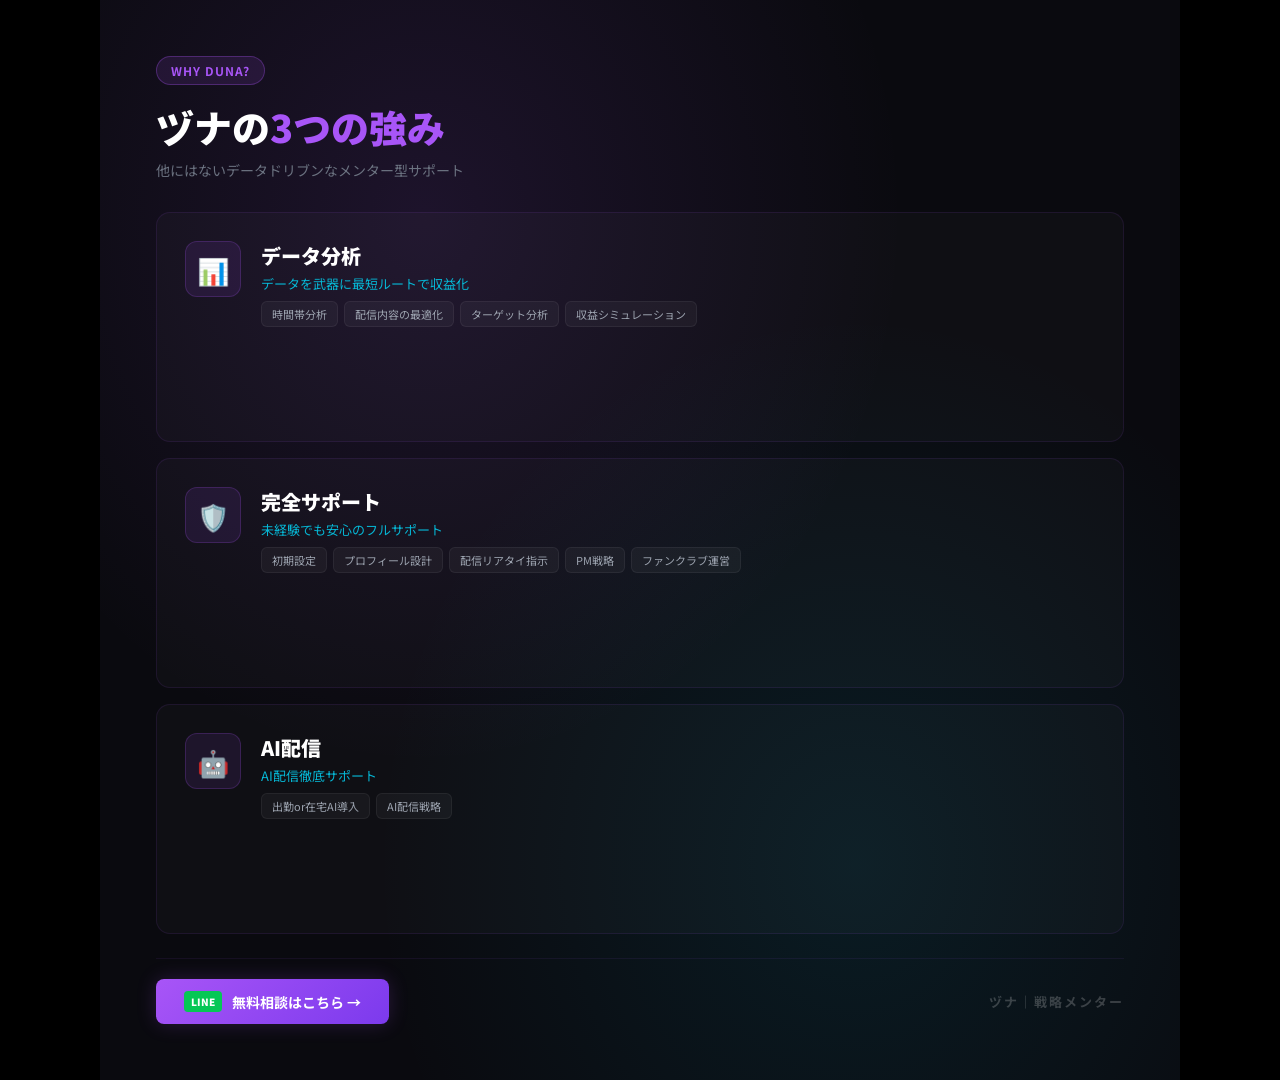
<file: sns-posts/05-strengths-ig.html>
<!DOCTYPE html>
<html lang="ja">
<head>
<meta charset="UTF-8">
<title>ヅナ Instagram投稿画像 - 3つの強み</title>
<link href="https://fonts.googleapis.com/css2?family=Noto+Sans+JP:wght@400;700;900&display=swap" rel="stylesheet">
<style>
* { margin: 0; padding: 0; box-sizing: border-box; }
body { background: #000; display: flex; justify-content: center; align-items: center; min-height: 100vh; }
.card {
  width: 1080px; height: 1080px;
  background: #0a0a0f;
  position: relative; overflow: hidden;
  font-family: 'Noto Sans JP', sans-serif;
  color: #fff;
}
.card::before {
  content: ''; position: absolute; inset: 0;
  background:
    radial-gradient(ellipse at 30% 20%, rgba(168,85,247,0.12) 0%, transparent 45%),
    radial-gradient(ellipse at 70% 80%, rgba(6,182,212,0.1) 0%, transparent 45%);
}
.content {
  position: relative; z-index: 2;
  height: 100%; padding: 56px;
  display: flex; flex-direction: column;
}
.badge {
  display: inline-block; align-self: flex-start;
  background: rgba(168,85,247,0.12);
  border: 1px solid rgba(168,85,247,0.3);
  color: #a855f7; font-size: 12px; font-weight: 700;
  padding: 5px 14px; border-radius: 20px;
  margin-bottom: 16px; letter-spacing: 1px;
}
h1 { font-size: 38px; font-weight: 900; line-height: 1.35; margin-bottom: 8px; }
h1 .purple { color: #a855f7; }
.sub-text { font-size: 14px; color: #6b7280; margin-bottom: 32px; }
/* 強みカード */
.strengths { display: flex; flex-direction: column; gap: 16px; flex: 1; }
.strength {
  display: flex; align-items: flex-start; gap: 20px;
  background: rgba(255,255,255,0.025);
  border: 1px solid rgba(168,85,247,0.1);
  border-radius: 14px; padding: 28px;
  flex: 1;
}
.strength-icon {
  width: 56px; height: 56px;
  background: rgba(168,85,247,0.1);
  border: 1px solid rgba(168,85,247,0.2);
  border-radius: 12px;
  display: flex; align-items: center; justify-content: center;
  font-size: 26px; flex-shrink: 0;
}
.strength-body { flex: 1; }
.strength-body h3 { font-size: 20px; font-weight: 900; margin-bottom: 4px; }
.strength-body .lead {
  font-size: 13px; color: #06b6d4; margin-bottom: 8px;
}
.strength-body .tags { display: flex; gap: 6px; flex-wrap: wrap; }
.tag {
  font-size: 11px; color: #9ca3af;
  background: rgba(255,255,255,0.04);
  border: 1px solid rgba(255,255,255,0.06);
  padding: 4px 10px; border-radius: 6px;
}
/* フッター */
.card-footer {
  display: flex; justify-content: space-between; align-items: center;
  margin-top: 24px;
  padding-top: 20px;
  border-top: 1px solid rgba(168,85,247,0.08);
}
.cta {
  display: inline-flex; align-items: center; gap: 10px;
  background: linear-gradient(135deg, #a855f7, #7c3aed);
  padding: 12px 28px; border-radius: 8px;
  font-size: 14px; font-weight: 700;
  box-shadow: 0 0 20px rgba(168,85,247,0.2);
}
.cta .line-badge {
  background: #06C755; color: #fff;
  font-size: 10px; font-weight: 900;
  padding: 3px 7px; border-radius: 4px;
}
.logo { font-size: 13px; color: rgba(255,255,255,0.2); font-weight: 700; letter-spacing: 2px; }
</style>
</head>
<body>
<div class="card">
  <div class="content">
    <div class="badge">WHY DUNA?</div>
    <h1>ヅナの<span class="purple">3つの強み</span></h1>
    <div class="sub-text">他にはないデータドリブンなメンター型サポート</div>

    <div class="strengths">
      <div class="strength">
        <div class="strength-icon">📊</div>
        <div class="strength-body">
          <h3>データ分析</h3>
          <div class="lead">データを武器に最短ルートで収益化</div>
          <div class="tags">
            <span class="tag">時間帯分析</span>
            <span class="tag">配信内容の最適化</span>
            <span class="tag">ターゲット分析</span>
            <span class="tag">収益シミュレーション</span>
          </div>
        </div>
      </div>
      <div class="strength">
        <div class="strength-icon">🛡️</div>
        <div class="strength-body">
          <h3>完全サポート</h3>
          <div class="lead">未経験でも安心のフルサポート</div>
          <div class="tags">
            <span class="tag">初期設定</span>
            <span class="tag">プロフィール設計</span>
            <span class="tag">配信リアタイ指示</span>
            <span class="tag">PM戦略</span>
            <span class="tag">ファンクラブ運営</span>
          </div>
        </div>
      </div>
      <div class="strength">
        <div class="strength-icon">🤖</div>
        <div class="strength-body">
          <h3>AI配信</h3>
          <div class="lead">AI配信徹底サポート</div>
          <div class="tags">
            <span class="tag">出勤or在宅AI導入</span>
            <span class="tag">AI配信戦略</span>
          </div>
        </div>
      </div>
    </div>

    <div class="card-footer">
      <div class="cta">
        <span class="line-badge">LINE</span>
        無料相談はこちら →
      </div>
      <div class="logo">ヅナ｜戦略メンター</div>
    </div>
  </div>
</div>
</body>
</html>
</file>
<file: style.css>
/* ===========================
   GLOBAL
   =========================== */
*, *::before, *::after { margin: 0; padding: 0; box-sizing: border-box; }

body {
  background: #0a0a0f;
  color: #fff;
  font-family: 'Noto Sans JP', sans-serif;
  margin: 0;
  line-height: 1.7;
  overflow-x: hidden;
  -webkit-font-smoothing: antialiased;
}

.container {
  max-width: 420px;
  margin: 0 auto;
  padding: 0 20px;
}

img { max-width: 100%; height: auto; display: block; }
a { text-decoration: none; color: inherit; }
ul { list-style: none; }

html { scroll-behavior: smooth; scroll-padding-top: 60px; }

/* ===========================
   UTILITIES
   =========================== */
.text-purple { color: #a855f7; }

.gradient-text {
  background: linear-gradient(135deg, #a855f7, #06b6d4);
  -webkit-background-clip: text;
  -webkit-text-fill-color: transparent;
  background-clip: text;
}

/* ===========================
   HEADER
   =========================== */
.header {
  position: fixed;
  top: 0; left: 0; right: 0;
  z-index: 100;
  background: rgba(10, 10, 15, 0.9);
  backdrop-filter: blur(12px);
  border-bottom: 1px solid rgba(168, 85, 247, 0.1);
}

.header-inner {
  display: flex;
  align-items: center;
  justify-content: space-between;
  height: 56px;
  max-width: 420px;
  margin: 0 auto;
  padding: 0 20px;
}

.logo {
  font-size: 22px;
  font-weight: 900;
  background: linear-gradient(135deg, #a855f7, #06b6d4);
  -webkit-background-clip: text;
  -webkit-text-fill-color: transparent;
  background-clip: text;
}

.menu-toggle {
  display: flex;
  flex-direction: column;
  gap: 5px;
  background: none;
  border: none;
  cursor: pointer;
  padding: 4px;
}

.menu-toggle span {
  width: 22px; height: 2px;
  background: #fff; border-radius: 2px;
  transition: 0.3s;
}

.menu-toggle.active span:nth-child(1) { transform: rotate(45deg) translate(5px, 5px); }
.menu-toggle.active span:nth-child(2) { opacity: 0; }
.menu-toggle.active span:nth-child(3) { transform: rotate(-45deg) translate(5px, -5px); }

.nav {
  display: none;
  position: absolute;
  top: 56px; left: 0; right: 0;
  background: rgba(10, 10, 15, 0.97);
  backdrop-filter: blur(12px);
  border-bottom: 1px solid rgba(168, 85, 247, 0.25);
  padding: 16px 20px;
  flex-direction: column;
  gap: 12px;
}

.nav.open { display: flex; }

.nav a {
  font-size: 14px;
  color: #9ca3af;
  transition: color 0.3s;
}

.nav a:hover { color: #a855f7; }

.nav-cta {
  display: inline-block;
  padding: 8px 16px;
  background: linear-gradient(135deg, #a855f7, #06b6d4);
  color: #fff !important;
  border-radius: 6px;
  font-weight: 700;
  font-size: 13px;
  text-align: center;
}

/* ===========================
   HERO
   =========================== */
.hero {
  position: relative;
  padding: 80px 0 60px;
  overflow: hidden;
  min-height: auto;
  display: flex;
  align-items: center;
}

.hero::before {
  content: "";
  position: absolute;
  inset: 0;
  background:
    radial-gradient(circle at 70% 30%, rgba(168, 85, 247, 0.25), transparent 40%),
    radial-gradient(circle at 30% 70%, rgba(6, 182, 212, 0.2), transparent 40%);
  pointer-events: none;
}

.hero-bg-graph {
  position: absolute;
  inset: 0;
  opacity: 0.35;
  pointer-events: none;
}

.hero-bg-graph svg {
  width: 100%;
  height: 100%;
}

.hero-inner {
  position: relative;
  z-index: 2;
  display: flex;
  flex-direction: row;
  align-items: center;
  gap: 16px;
}

.hero-badge {
  display: inline-block;
  padding: 4px 10px;
  border: 1px solid rgba(168, 85, 247, 0.3);
  border-radius: 4px;
  font-size: 9px;
  color: #d1d5db;
  letter-spacing: 0.05em;
  margin-bottom: 6px;
  white-space: nowrap;
}

.hero-text h1 {
  font-size: 24px;
  font-weight: 900;
  line-height: 1.15;
  margin-bottom: 10px;
}

.hero-big {
  font-size: 36px;
  font-weight: 900;
  color: #a855f7;
  text-shadow:
    0 0 12px rgba(168, 85, 247, 0.6),
    0 0 30px rgba(168, 85, 247, 0.4);
  display: block;
  line-height: 1.05;
  margin: -2px 0;
}

.hero-sub {
  font-size: 12px;
  color: #d1d5db;
  line-height: 1.8;
  margin-bottom: 16px;
}

.hero-sub strong {
  color: #a855f7;
  font-weight: 900;
}

.hero-note {
  font-size: 9px;
  color: #9ca3af;
  margin-top: 6px;
}

.hero-image {
  position: relative;
  width: 160px;
  min-width: 160px;
  order: 1;
}

.hero-image img {
  border-radius: 0;
  filter:
    drop-shadow(0 0 40px rgba(168, 85, 247, 0.3))
    drop-shadow(0 0 20px rgba(6, 182, 212, 0.2));
}

.hero-vertical-text {
  display: none;
}

@media (min-width: 768px) {
  .hero-vertical-text {
    display: block;
    position: absolute;
    top: 8px;
    right: -16px;
    writing-mode: vertical-rl;
    font-size: 10px;
    color: rgba(255, 255, 255, 0.4);
    letter-spacing: 0.2em;
    line-height: 1.6;
  }
}

/* ===========================
   CTA BUTTONS
   =========================== */
.btn-cta {
  display: flex;
  align-items: center;
  justify-content: center;
  gap: 8px;
  margin-top: 20px;
  padding: 16px;
  border-radius: 999px;
  background: linear-gradient(90deg, #a855f7, #06b6d4);
  text-align: center;
  color: #fff;
  font-size: 15px;
  font-weight: bold;
  border: none;
  cursor: pointer;
  box-shadow:
    0 0 12px rgba(168, 85, 247, 0.6),
    0 0 24px rgba(6, 182, 212, 0.4);
  transition: 0.3s;
}

.btn-cta:hover {
  transform: translateY(-2px);
  box-shadow:
    0 0 20px rgba(168, 85, 247, 0.7),
    0 0 40px rgba(6, 182, 212, 0.5);
}

.hero-cta {
  width: 100%;
  margin-top: 14px;
  font-size: 13px;
  padding: 12px;
}

.btn-cta-large {
  font-size: 16px;
  padding: 18px 36px;
}

.line-icon-green {
  display: inline-flex;
  align-items: center;
  justify-content: center;
  width: 26px; height: 26px;
  background: #06C755;
  border-radius: 6px;
  font-size: 9px;
  font-weight: 900;
  color: white;
  flex-shrink: 0;
}

.arrow { font-size: 18px; }

/* Target buttons */
.btn-target {
  display: block;
  padding: 12px 16px;
  border-radius: 8px;
  font-size: 13px;
  font-weight: 700;
  text-align: center;
  transition: 0.3s;
  margin-top: auto;
}

.btn-target-purple {
  background: linear-gradient(135deg, #a855f7, #7c3aed);
  color: #fff;
}

.btn-target-cyan {
  background: linear-gradient(135deg, #06b6d4, #0891b2);
  color: #fff;
}

.btn-target:hover { transform: translateY(-2px); }

/* ===========================
   SECTIONS
   =========================== */
.section {
  padding: 80px 0;
}

.section-title-line {
  text-align: center;
  margin-bottom: 30px;
  display: flex;
  align-items: center;
  justify-content: center;
  gap: 12px;
  font-size: 20px;
  font-weight: 900;
}

.line-deco {
  flex: 1;
  max-width: 60px;
  height: 1px;
  background: linear-gradient(90deg, transparent, rgba(168, 85, 247, 0.3), transparent);
}

/* ===========================
   CARDS (共通)
   =========================== */
.stat-card,
.strength-card,
.target-card {
  background: rgba(17, 17, 24, 0.85);
  backdrop-filter: blur(12px);
  border-radius: 12px;
  padding: 20px;
  border: 1px solid rgba(168, 85, 247, 0.2);
  box-shadow: 0 0 20px rgba(168, 85, 247, 0.08);
}

/* ===========================
   RESULT
   =========================== */
.stat-grid {
  display: flex;
  flex-direction: column;
  gap: 16px;
}

.stat-card {
  display: flex;
  align-items: center;
  gap: 14px;
}

.stat-icon-circle {
  width: 44px; height: 44px;
  border-radius: 50%;
  border: 1px solid rgba(168, 85, 247, 0.25);
  display: flex;
  align-items: center;
  justify-content: center;
  font-size: 18px;
  flex-shrink: 0;
  background: rgba(168, 85, 247, 0.06);
}

.stat-label {
  font-size: 12px;
  color: #9ca3af;
}

.stat-value {
  font-size: 32px;
  font-weight: 900;
  color: #a855f7;
  line-height: 1.1;
}

.stat-unit {
  font-size: 14px;
  font-weight: 700;
  color: #fff;
}

.stat-unit sup {
  font-size: 9px;
  color: #9ca3af;
  margin-left: 4px;
}

.stat-disclaimer {
  margin-top: 14px;
  font-size: 10px;
  color: #444;
  text-align: center;
  line-height: 1.6;
}

/* ===========================
   STRENGTHS
   =========================== */
.strength-grid {
  display: flex;
  flex-direction: column;
  gap: 16px;
}

.strength-header {
  display: flex;
  gap: 14px;
  align-items: flex-start;
  margin-bottom: 14px;
}

.strength-icon-box {
  font-size: 24px;
  flex-shrink: 0;
  width: 44px; height: 44px;
  display: flex;
  align-items: center;
  justify-content: center;
  background: rgba(168, 85, 247, 0.08);
  border: 1px solid rgba(168, 85, 247, 0.25);
  border-radius: 10px;
}

.strength-card h3 {
  font-size: 16px;
  font-weight: 900;
  margin-bottom: 2px;
}

.strength-lead {
  font-size: 12px;
  color: #9ca3af;
  line-height: 1.5;
}

.check-list {
  display: grid;
  grid-template-columns: 1fr 1fr;
  gap: 4px 10px;
}

.check-list-single {
  grid-template-columns: 1fr;
}

.check-list li {
  font-size: 12px;
  color: #d1d5db;
  padding-left: 18px;
  position: relative;
}

.check-list li::before {
  content: '✓';
  position: absolute;
  left: 0;
  color: #06b6d4;
  font-weight: 700;
  font-size: 11px;
}

/* ===========================
   TARGET
   =========================== */
.target-grid {
  display: flex;
  flex-direction: column;
  align-items: center;
  gap: 0;
}

.target-card {
  width: 100%;
  display: flex;
  flex-direction: column;
}

.target-beginner { border-color: rgba(168, 85, 247, 0.35); }
.target-experienced { border-color: rgba(6, 182, 212, 0.35); }

.target-card-icon { font-size: 28px; margin-bottom: 8px; }

.target-card h3 {
  font-size: 17px;
  font-weight: 900;
  margin-bottom: 12px;
}

.target-beginner h3 { color: #a855f7; }
.target-experienced h3 { color: #06b6d4; }

.target-card .check-list-single { margin-bottom: 16px; }

.target-or-circle {
  width: 44px; height: 44px;
  display: flex;
  align-items: center;
  justify-content: center;
  border-radius: 50%;
  border: 1px solid rgba(168, 85, 247, 0.25);
  background: #0a0a0f;
  font-size: 14px;
  font-weight: 700;
  color: #9ca3af;
  margin: -10px auto;
  position: relative;
  z-index: 2;
}

/* ===========================
   STEPS
   =========================== */
.step-grid {
  display: flex;
  flex-direction: column;
  align-items: center;
  gap: 20px;
}

.step-item {
  text-align: center;
  width: 100%;
  padding: 12px;
}

.step-label {
  font-size: 11px;
  color: #06b6d4;
  font-weight: 700;
  letter-spacing: 0.12em;
  margin-bottom: 10px;
}

.step-circle {
  width: 60px; height: 60px;
  border-radius: 50%;
  background: linear-gradient(135deg, #a855f7, #06b6d4);
  display: flex;
  align-items: center;
  justify-content: center;
  margin: 0 auto 10px;
  box-shadow: 0 0 24px rgba(168, 85, 247, 0.25);
  font-size: 16px;
  font-weight: 900;
  color: #fff;
}

.step-item h3 {
  font-size: 16px;
  font-weight: 900;
  color: #a855f7;
  margin-bottom: 2px;
}

.step-item p {
  font-size: 12px;
  color: #9ca3af;
}

.step-arrow-wrap {
  display: flex;
  align-items: center;
  justify-content: center;
}

.step-arrows {
  color: #06b6d4;
  font-size: 18px;
  font-weight: 700;
  opacity: 0.4;
  transform: rotate(90deg);
  display: block;
}

/* ===========================
   FAQ
   =========================== */
.faq-list {
  display: flex;
  flex-direction: column;
  gap: 10px;
}

.faq-item {
  border-bottom: 1px solid rgba(255, 255, 255, 0.1);
  overflow: hidden;
}

.faq-q {
  width: 100%;
  display: flex;
  align-items: center;
  gap: 10px;
  padding: 14px 0;
  background: none;
  border: none;
  color: #fff;
  font-size: 13px;
  font-weight: 700;
  font-family: inherit;
  cursor: pointer;
  text-align: left;
}

.faq-badge {
  display: inline-flex;
  align-items: center;
  justify-content: center;
  width: 26px; height: 26px;
  border-radius: 50%;
  background: rgba(168, 85, 247, 0.15);
  color: #a855f7;
  font-size: 11px;
  font-weight: 900;
  flex-shrink: 0;
}

.faq-text { flex: 1; }

.faq-toggle {
  color: #06b6d4;
  font-size: 16px;
  transition: transform 0.3s;
  flex-shrink: 0;
}

.faq-item.open .faq-toggle {
  transform: rotate(90deg);
}

.faq-a {
  display: none;
  padding: 0 0 14px 36px;
}

.faq-item.open .faq-a {
  display: block;
}

.faq-a p {
  font-size: 12px;
  color: #9ca3af;
  line-height: 1.8;
}

/* ===========================
   FINAL CTA
   =========================== */
.final-cta {
  position: relative;
  padding: 80px 0 60px;
  text-align: center;
  overflow: hidden;
}

.final-cta-bg {
  position: absolute;
  inset: 0;
  background:
    radial-gradient(ellipse at 30% 80%, rgba(168, 85, 247, 0.25) 0%, transparent 60%),
    radial-gradient(ellipse at 70% 60%, rgba(6, 182, 212, 0.1) 0%, transparent 50%),
    linear-gradient(180deg, #0a0a0f 0%, #0d0a1a 100%);
  pointer-events: none;
}

.final-cta-inner {
  position: relative;
}

.final-heading {
  font-size: 26px;
  font-weight: 900;
  line-height: 1.35;
  margin-bottom: 28px;
}

.final-bold {
  font-size: 36px;
  background: linear-gradient(135deg, #a855f7, #06b6d4);
  -webkit-background-clip: text;
  -webkit-text-fill-color: transparent;
  background-clip: text;
}

.final-note {
  font-size: 11px;
  color: #9ca3af;
  margin-top: 12px;
}

/* ===========================
   FOOTER
   =========================== */
.footer {
  padding: 20px 0;
  border-top: 1px solid rgba(168, 85, 247, 0.08);
  text-align: center;
}

.footer-inner {
  display: flex;
  flex-direction: column;
  align-items: center;
  gap: 6px;
  max-width: 420px;
  margin: 0 auto;
  padding: 0 20px;
}

.footer-sns {
  display: flex;
  gap: 16px;
  margin: 8px 0;
}

.footer-sns-link {
  display: flex;
  align-items: center;
  justify-content: center;
  width: 38px;
  height: 38px;
  border-radius: 50%;
  background: rgba(255, 255, 255, 0.06);
  border: 1px solid rgba(255, 255, 255, 0.1);
  color: #9ca3af;
  transition: all 0.3s;
}

.footer-sns-link:hover {
  color: #a855f7;
  border-color: rgba(168, 85, 247, 0.4);
  background: rgba(168, 85, 247, 0.1);
  transform: translateY(-2px);
}

.footer p {
  font-size: 11px;
  color: #444;
}

/* ===========================
   STICKY CTA
   =========================== */
.sticky-cta {
  position: fixed;
  bottom: 0;
  left: 0;
  right: 0;
  z-index: 90;
  background: rgba(10, 10, 15, 0.94);
  backdrop-filter: blur(12px);
  border-top: 1px solid rgba(168, 85, 247, 0.25);
  padding: 10px 16px;
  padding-bottom: calc(10px + env(safe-area-inset-bottom));
  transform: translateY(100%);
  transition: transform 0.3s;
}

.sticky-cta.visible {
  transform: translateY(0);
}

.sticky-btn {
  width: 100%;
  font-size: 14px;
  padding: 13px;
  margin-top: 0;
}

/* ===========================
   FADE-IN ANIMATION
   =========================== */
.fade-in {
  opacity: 0;
  transform: translateY(20px);
  transition: 0.6s;
}

.fade-in.visible {
  opacity: 1;
  transform: translateY(0);
}

/* ===========================
   PC (768px+)
   =========================== */
@media (min-width: 768px) {
  .container { max-width: 960px; padding: 0 32px; }
  .header-inner { max-width: 960px; }
  .footer-inner { max-width: 960px; }

  .menu-toggle { display: none; }
  .nav {
    display: flex; position: static; background: none; backdrop-filter: none;
    border: none; padding: 0; flex-direction: row; align-items: center; gap: 24px;
  }

  .hero { padding: 100px 0 60px; min-height: 100dvh; }
  .hero-inner { flex-direction: row; justify-content: space-between; align-items: center; }
  .hero-text { flex: 1; max-width: 480px; }
  .hero-text h1 { font-size: 40px; }
  .hero-big { font-size: 72px; }
  .hero-badge { font-size: 11px; padding: 5px 14px; }
  .hero-sub { font-size: 14px; }
  .hero-cta { font-size: 15px; padding: 16px; }
  .hero-note { font-size: 11px; }
  .hero-image { order: 1; width: auto; min-width: auto; max-width: 340px; }

  .stat-grid { flex-direction: row; }
  .stat-card { flex: 1; flex-direction: column; text-align: center; gap: 8px; }

  .strength-grid { flex-direction: row; }
  .strength-card { flex: 1; }

  .target-grid { flex-direction: row; align-items: stretch; }
  .target-card { flex: 1; }
  .target-or-circle { margin: 0 -10px; align-self: center; }

  .step-grid { flex-direction: row; justify-content: center; align-items: flex-start; }
  .step-arrows { transform: none; }
  .step-arrow-wrap { align-self: center; margin-top: 32px; }
  .step-item { flex: 1; max-width: 200px; }

  .final-heading { font-size: 32px; }
  .final-bold { font-size: 44px; }

  .section-title-line { font-size: 24px; }
  .line-deco { max-width: 100px; }

  .sticky-cta { display: none; }
}

/* ===========================
   SHINDAN BANNER
   =========================== */
.shindan-banner-card {
  background: rgba(17, 17, 24, 0.85);
  backdrop-filter: blur(12px);
  border: 1px solid rgba(168, 85, 247, 0.3);
  border-radius: 14px;
  padding: 30px 24px;
  text-align: center;
  position: relative;
  overflow: hidden;
  box-shadow: 0 0 40px rgba(168, 85, 247, 0.1);
}

.shindan-banner-card::before {
  content: "";
  position: absolute;
  inset: 0;
  background:
    radial-gradient(circle at 20% 80%, rgba(168, 85, 247, 0.12), transparent 50%),
    radial-gradient(circle at 80% 20%, rgba(6, 182, 212, 0.08), transparent 50%);
  pointer-events: none;
}

.shindan-banner-top {
  position: relative;
  display: flex;
  align-items: center;
  justify-content: center;
  gap: 10px;
  margin-bottom: 14px;
}

.shindan-banner-badge {
  display: inline-block;
  padding: 3px 10px;
  border-radius: 4px;
  background: linear-gradient(135deg, #a855f7, #06b6d4);
  font-size: 10px;
  font-weight: 900;
  color: #fff;
  letter-spacing: 0.05em;
}

.shindan-banner-types {
  font-size: 18px;
  letter-spacing: 4px;
}

.shindan-banner-heading {
  position: relative;
  font-size: 22px;
  font-weight: 900;
  margin-bottom: 8px;
  line-height: 1.4;
}

.shindan-banner-desc {
  position: relative;
  font-size: 13px;
  color: #9ca3af;
  line-height: 1.7;
  margin-bottom: 16px;
}

.shindan-banner-type-list {
  position: relative;
  display: flex;
  flex-wrap: wrap;
  justify-content: center;
  gap: 6px;
  margin-bottom: 20px;
}

.shindan-banner-type-list span {
  display: inline-block;
  padding: 4px 10px;
  border-radius: 6px;
  border: 1px solid rgba(168, 85, 247, 0.2);
  background: rgba(168, 85, 247, 0.06);
  font-size: 11px;
  color: #d1d5db;
  font-weight: 600;
}

.shindan-banner-btn {
  position: relative;
  display: inline-flex;
  align-items: center;
  justify-content: center;
  gap: 6px;
  padding: 14px 40px;
  border-radius: 999px;
  background: linear-gradient(90deg, #a855f7, #06b6d4);
  color: #fff;
  font-size: 15px;
  font-weight: 900;
  box-shadow:
    0 0 16px rgba(168, 85, 247, 0.5),
    0 0 32px rgba(6, 182, 212, 0.3);
  transition: 0.3s;
}

.shindan-banner-btn:hover {
  transform: translateY(-2px);
  box-shadow:
    0 0 24px rgba(168, 85, 247, 0.6),
    0 0 48px rgba(6, 182, 212, 0.4);
}

@media (min-width: 1024px) {
  .container { max-width: 1080px; }
  .header-inner { max-width: 1080px; }
  .footer-inner { max-width: 1080px; }
  .hero-text h1 { font-size: 46px; }
  .hero-big { font-size: 80px; }
  .hero-image { width: auto; min-width: auto; max-width: 400px; }
}
</file>
